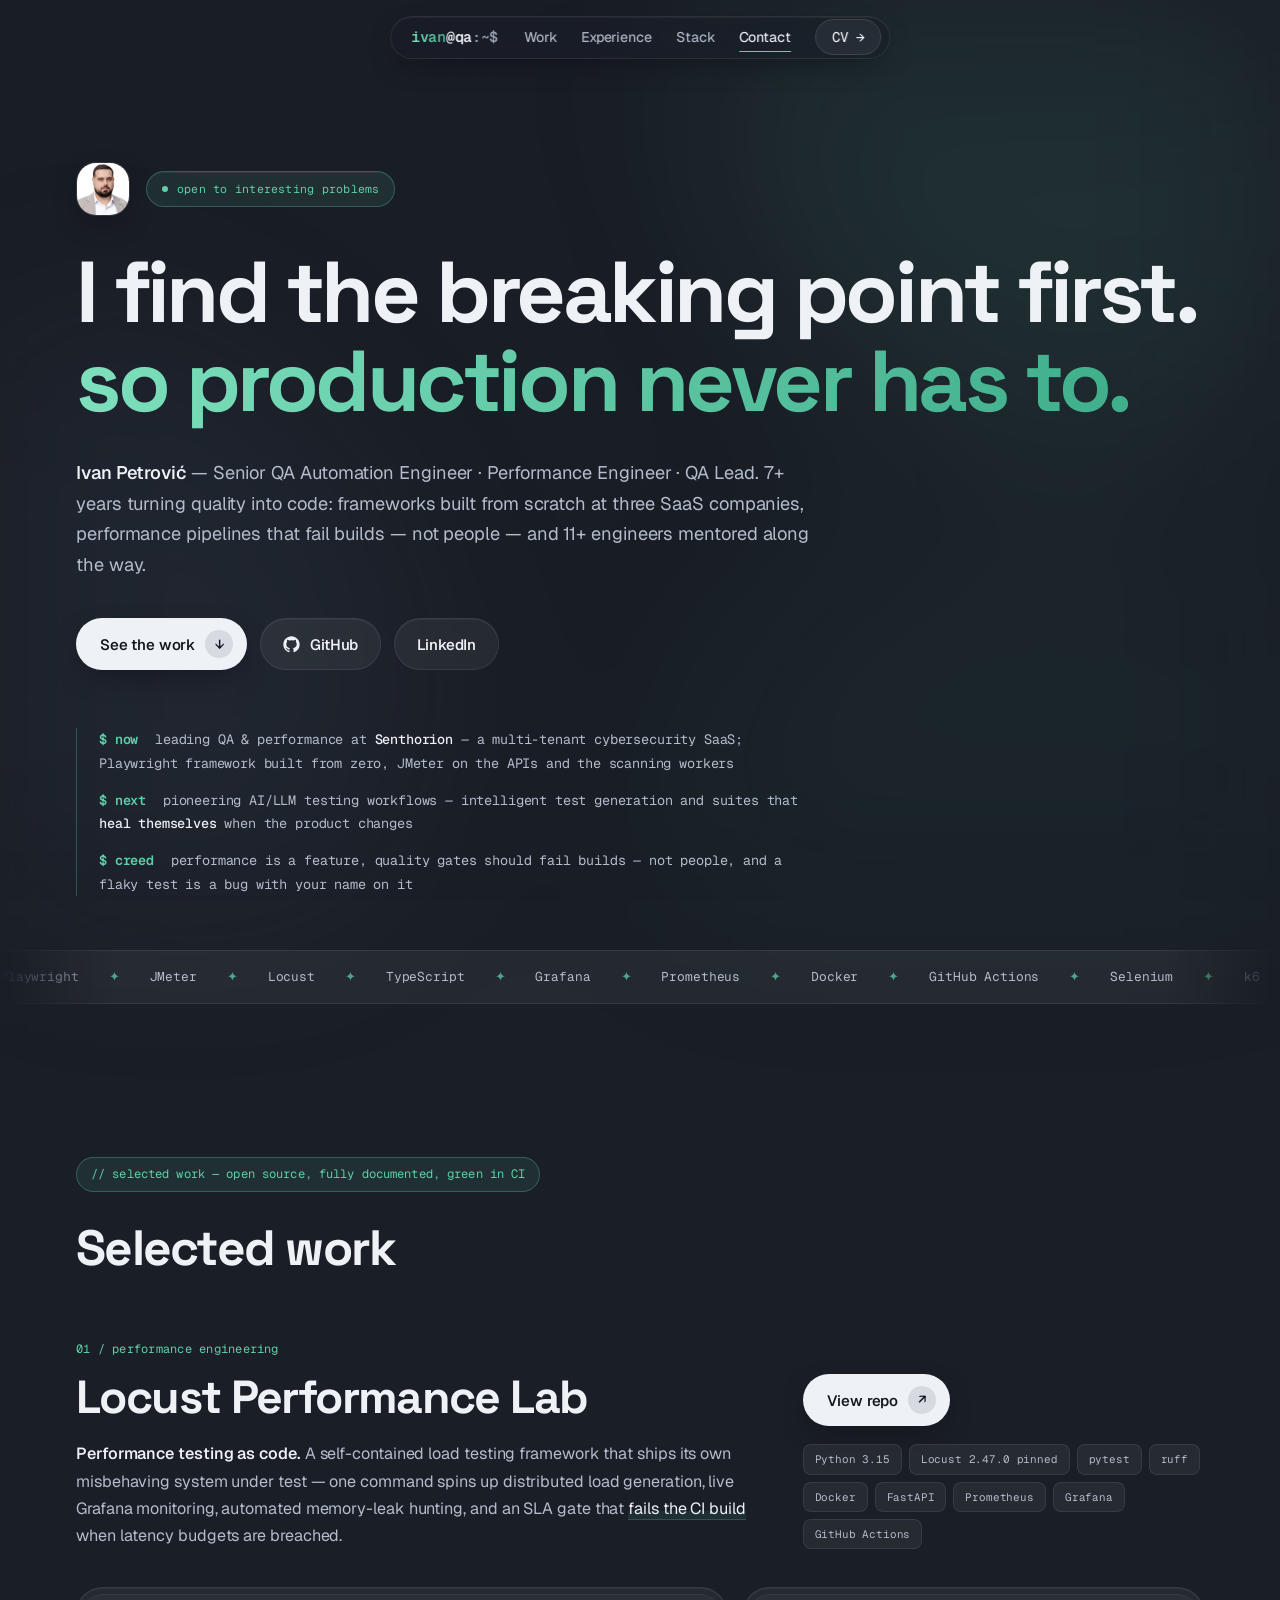
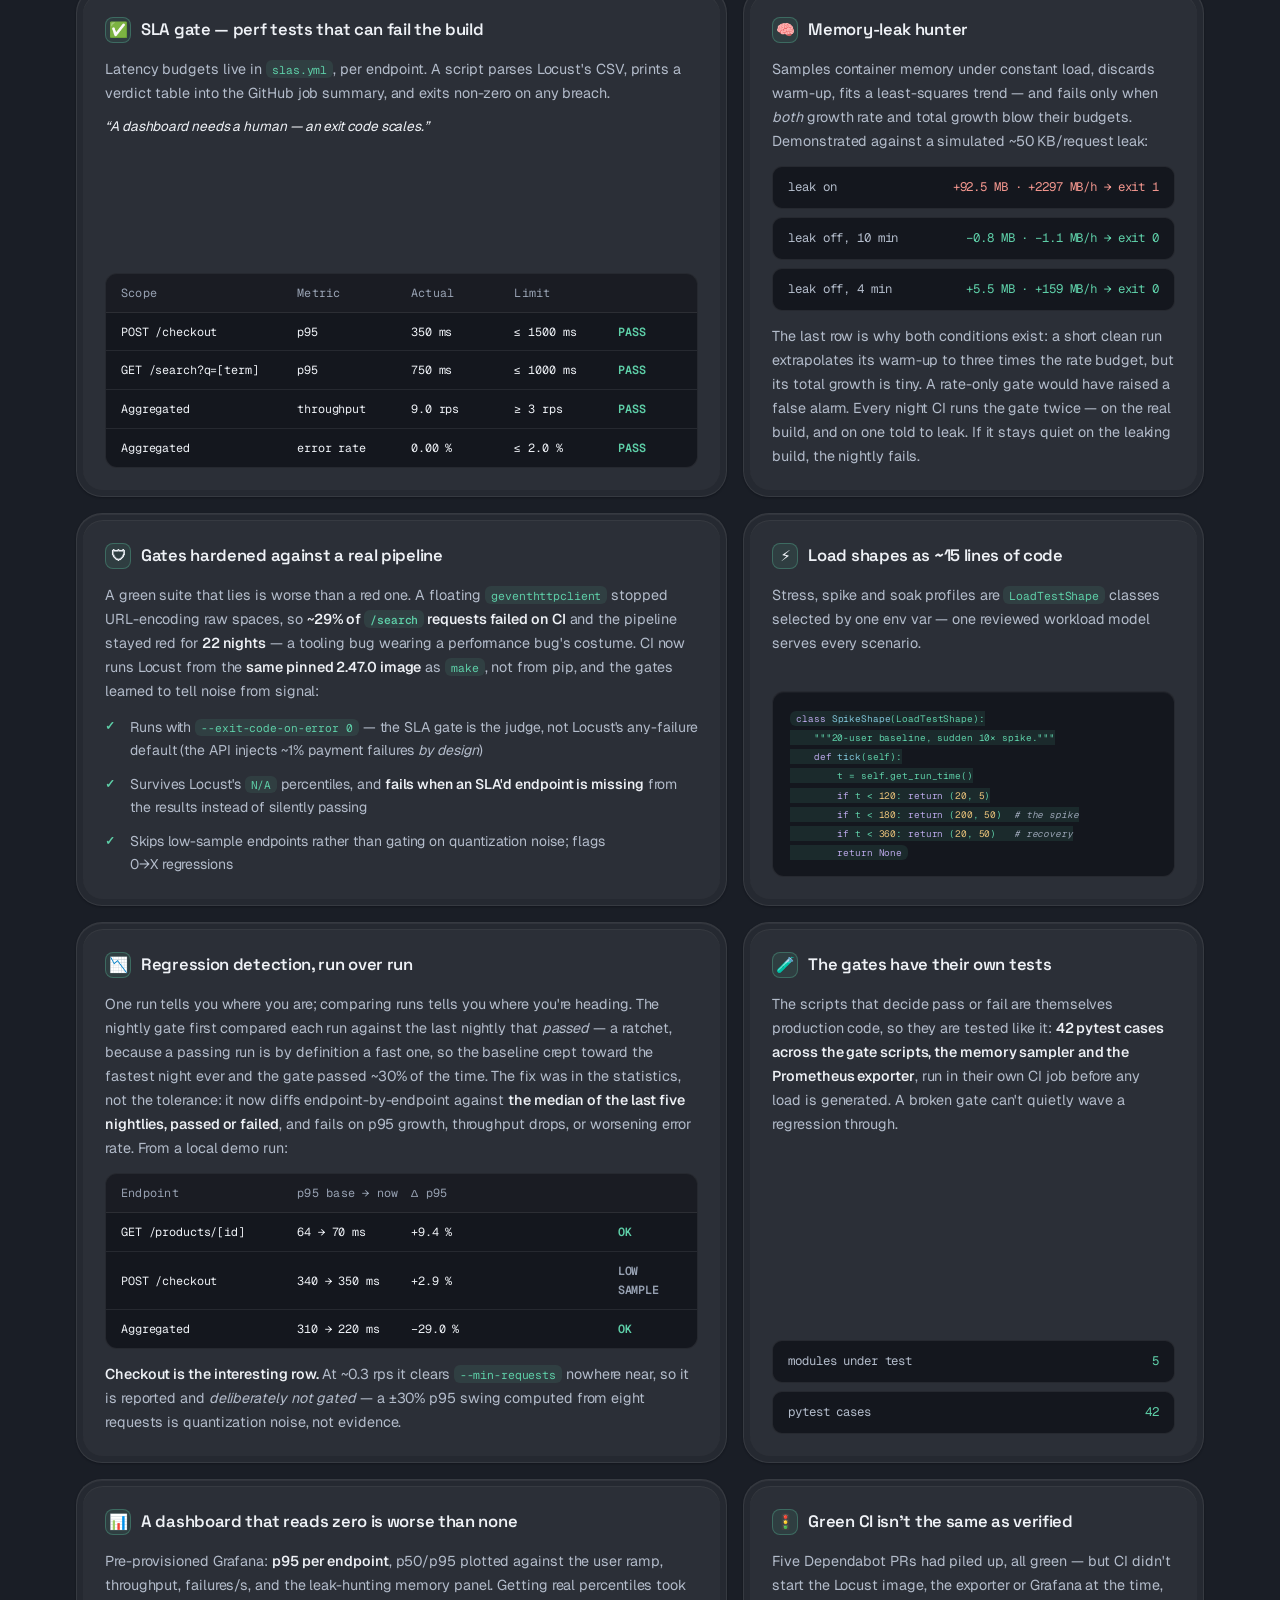
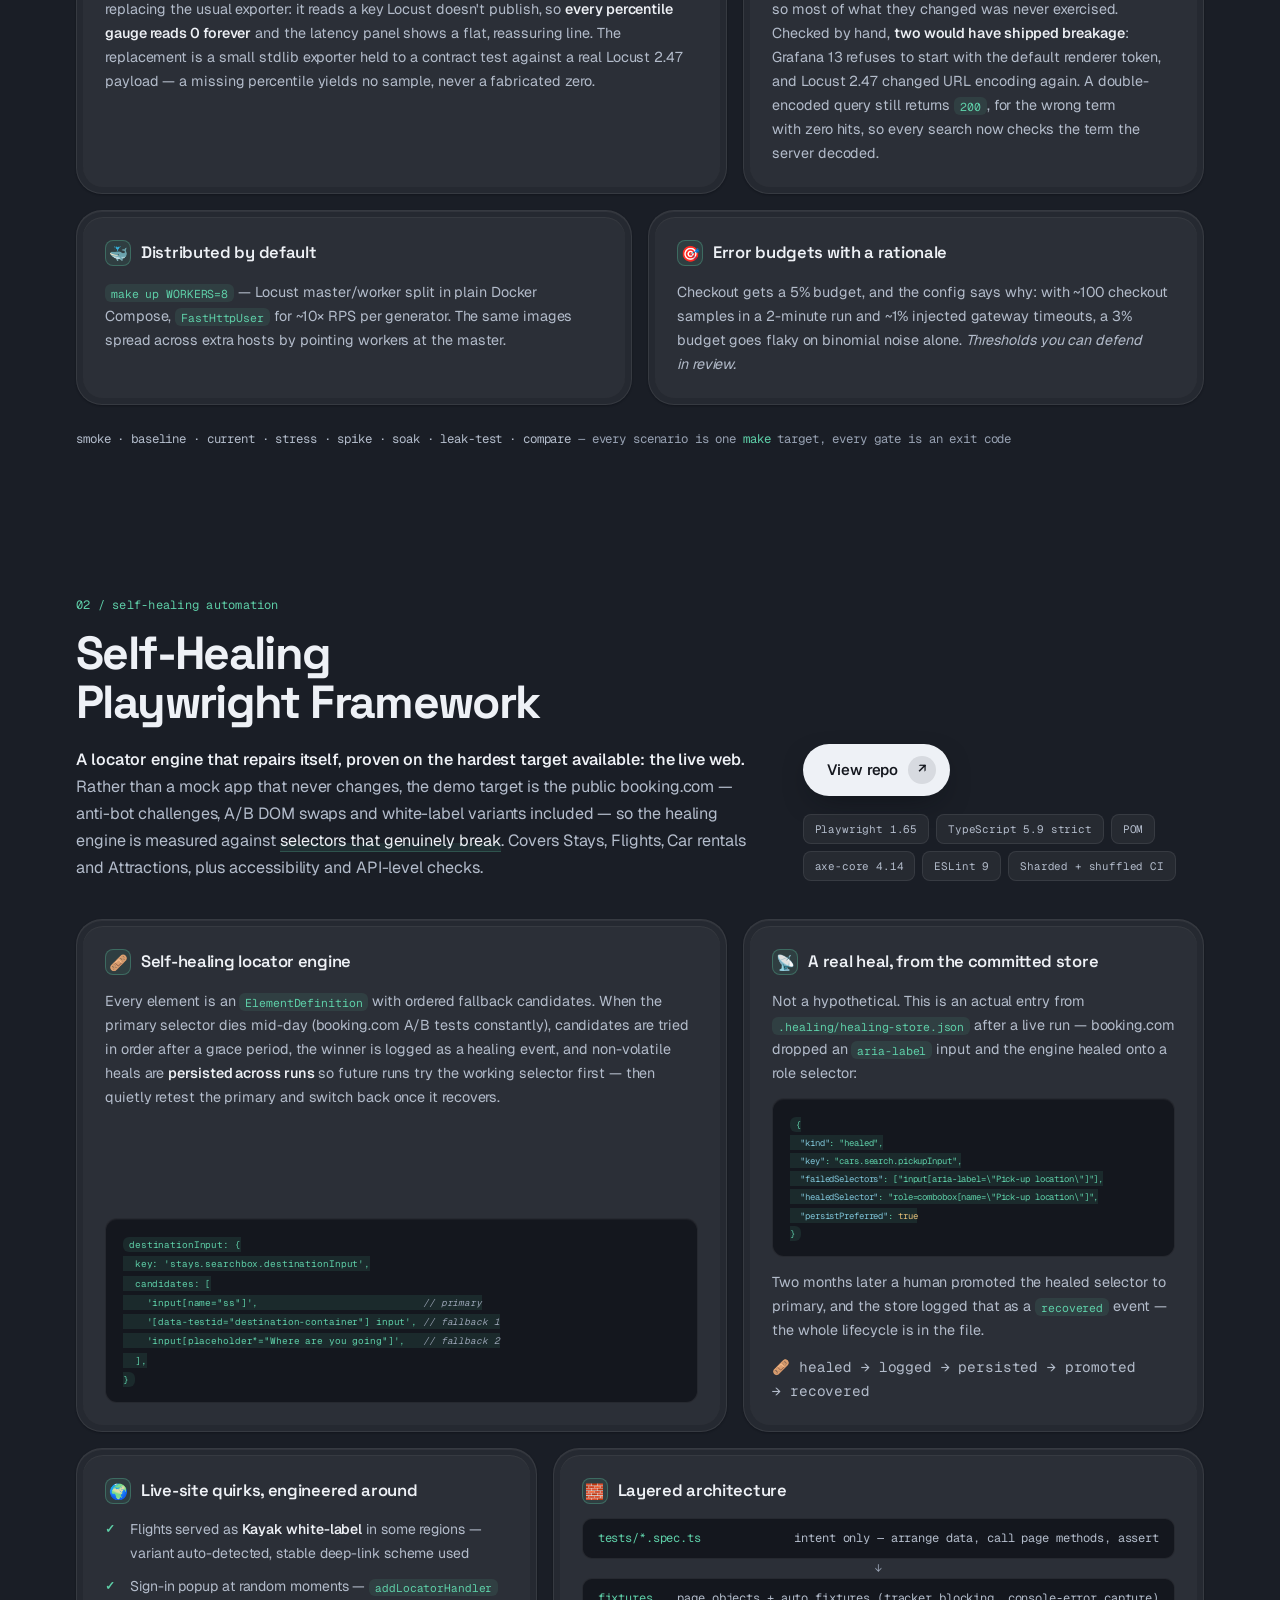
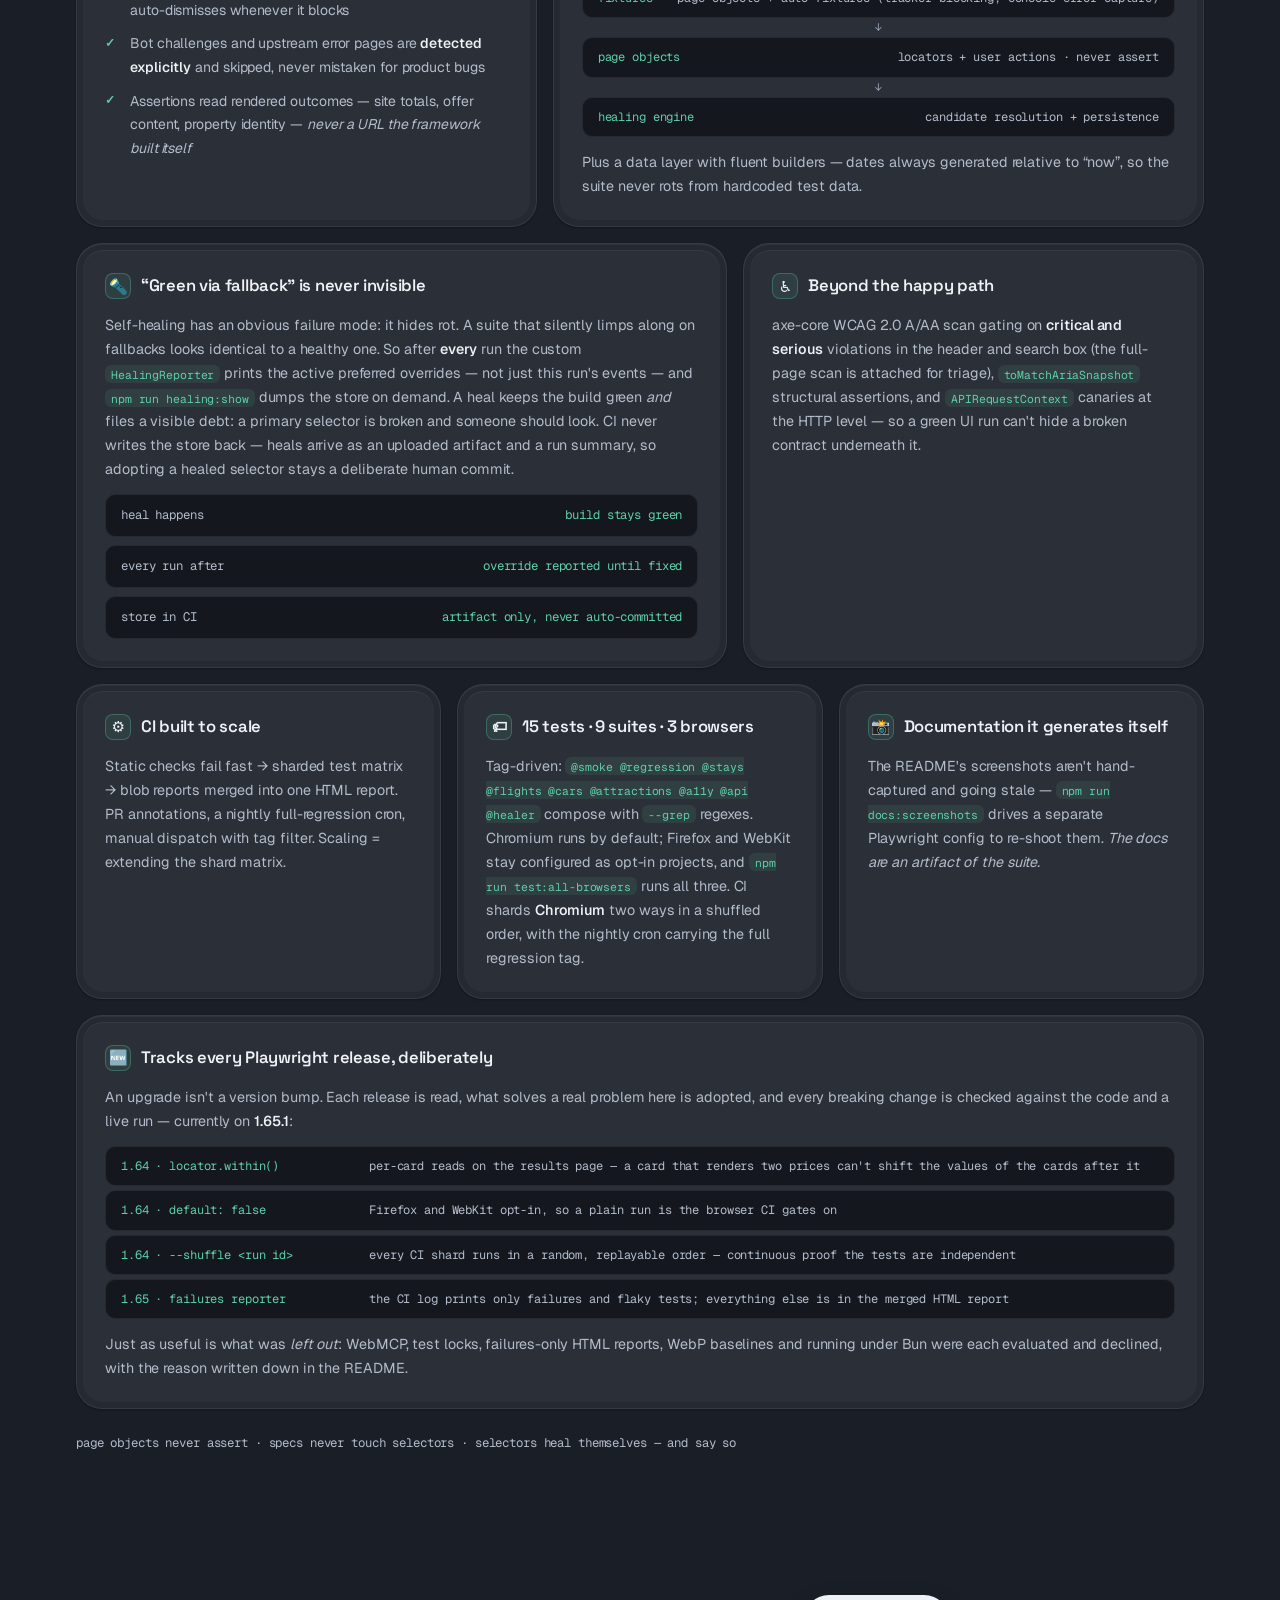
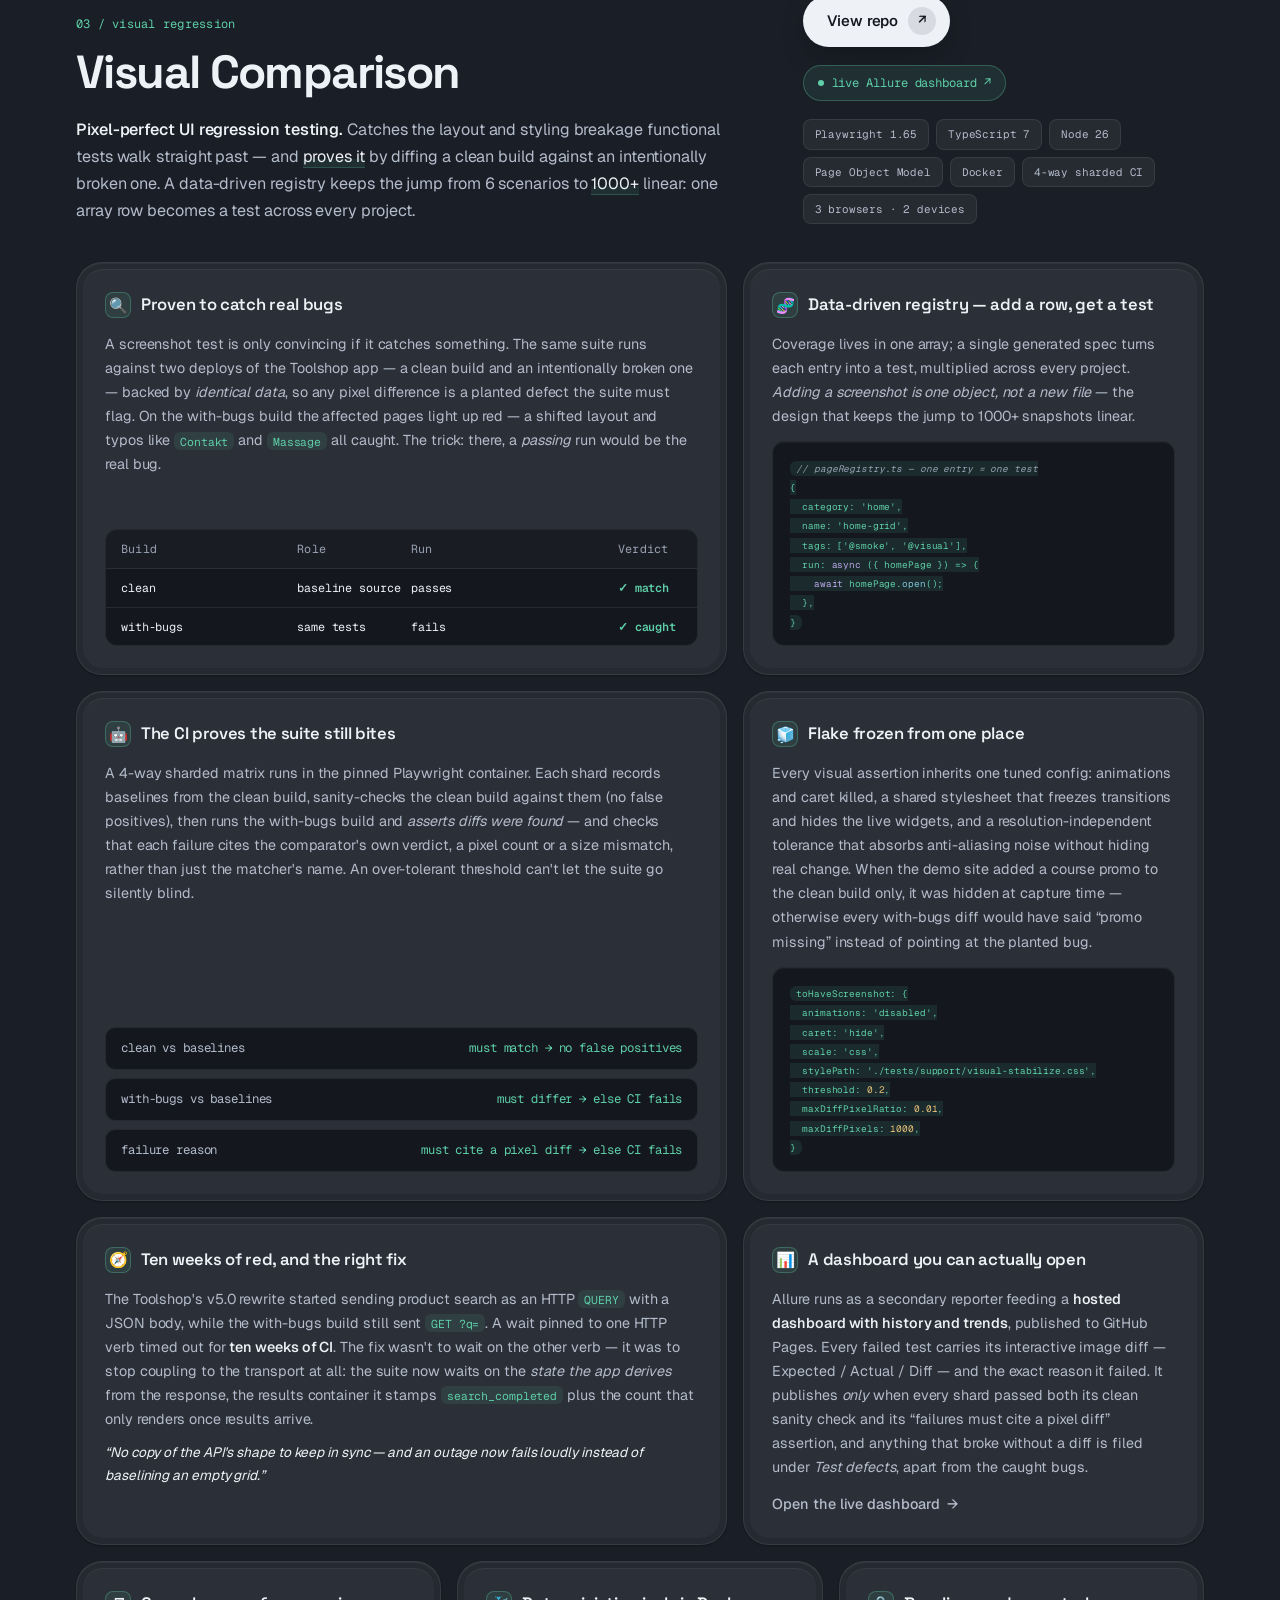
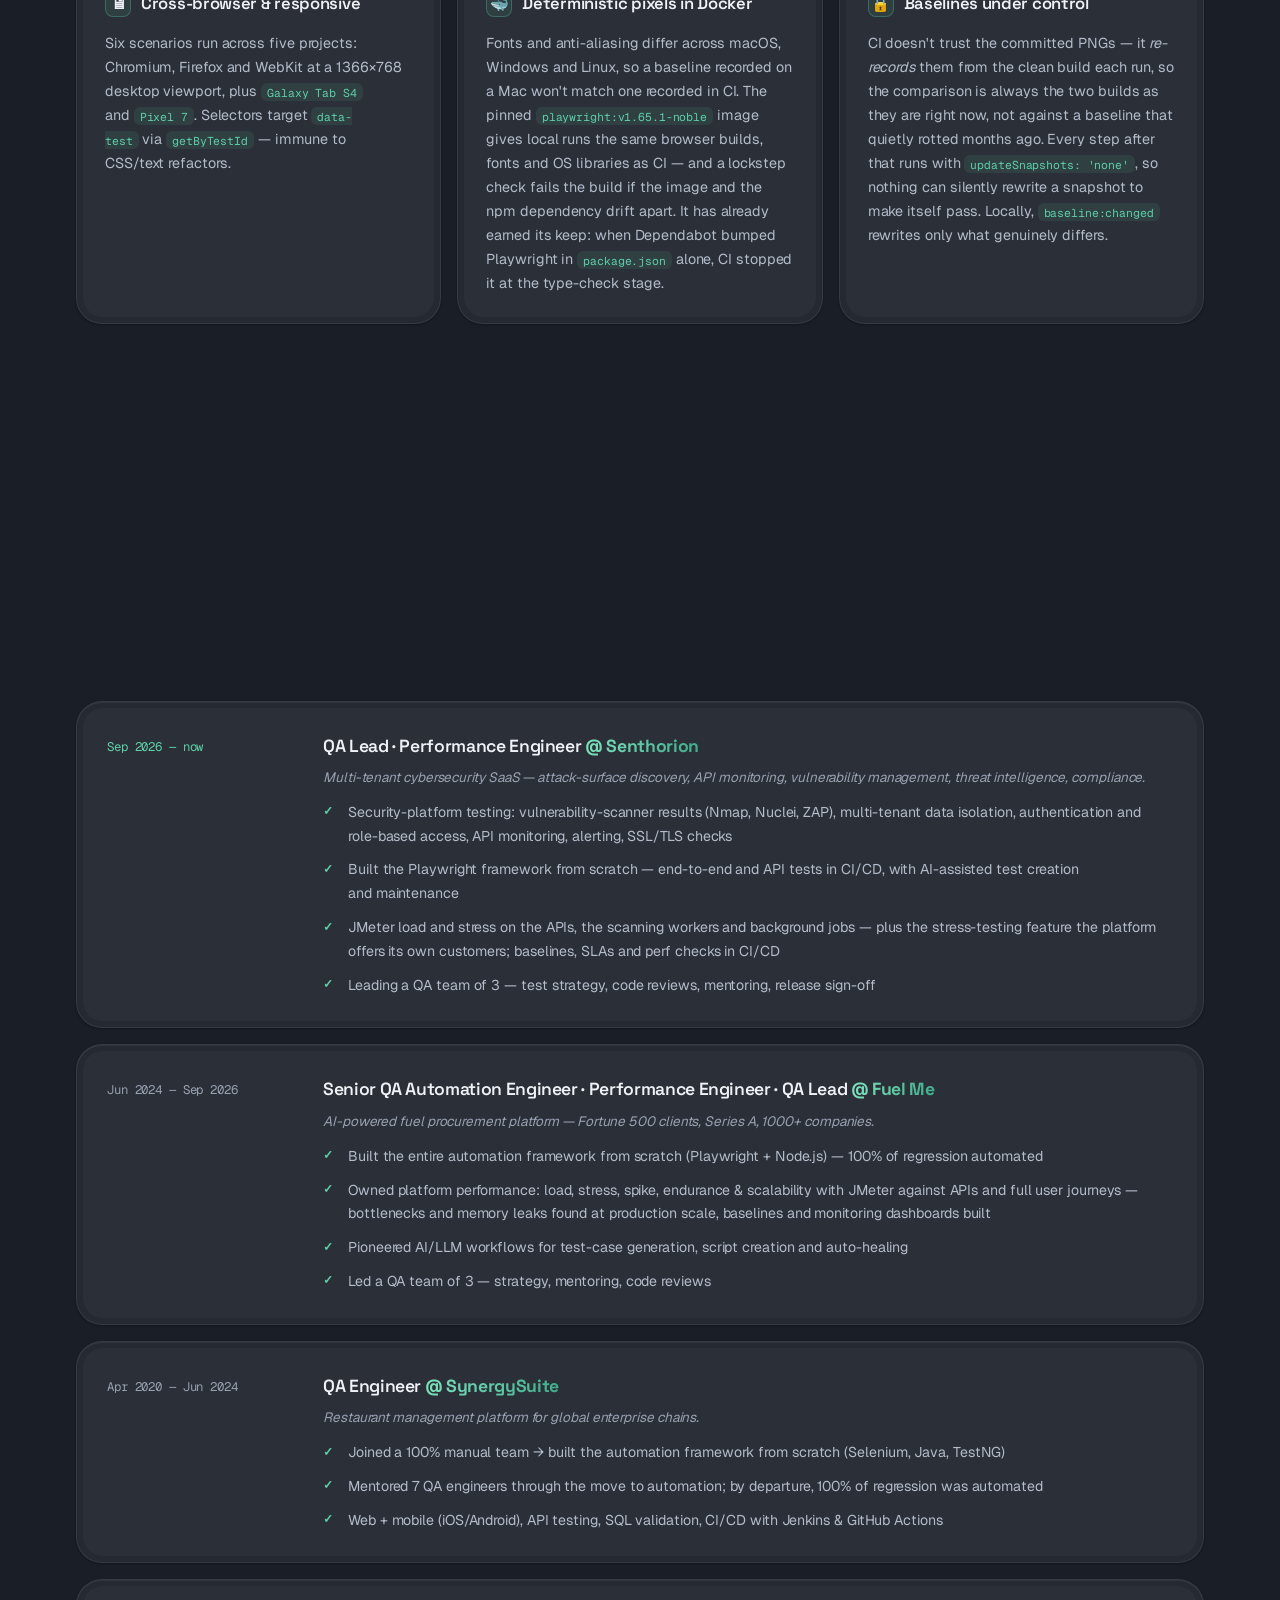
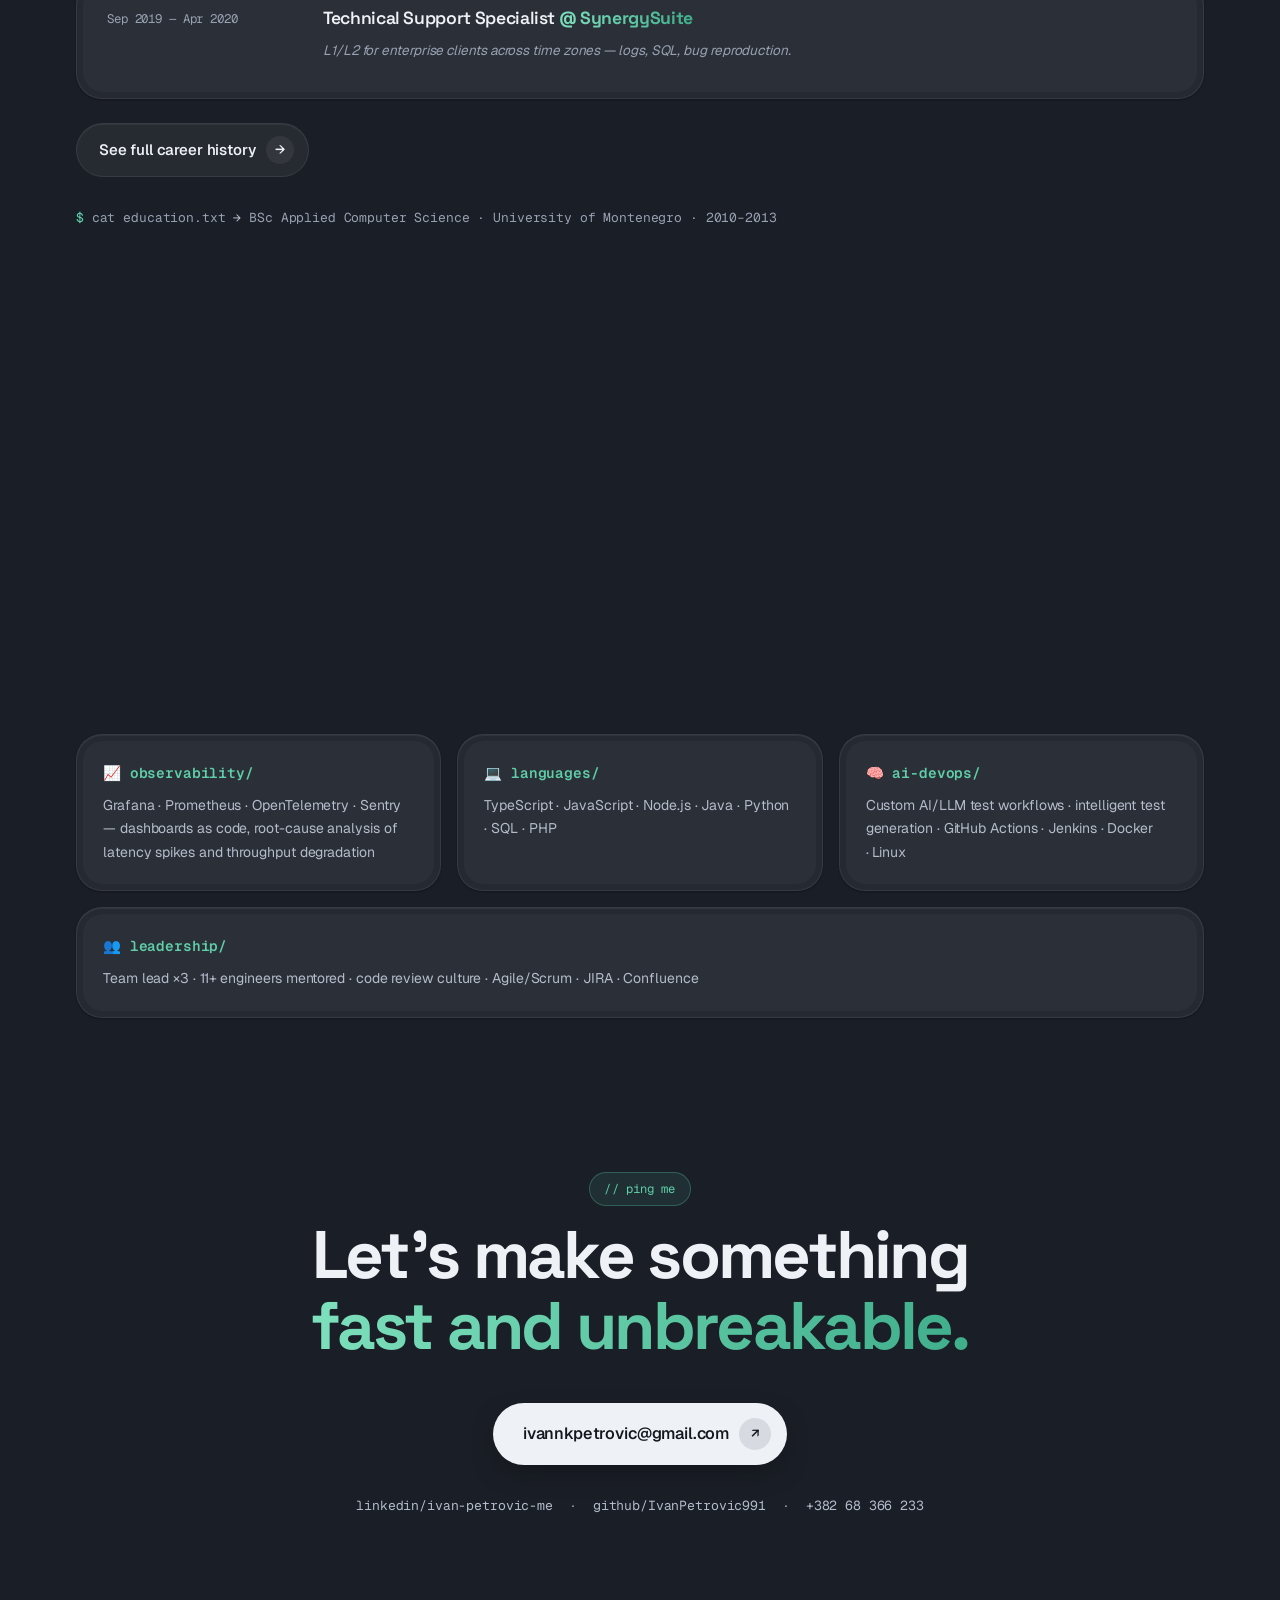
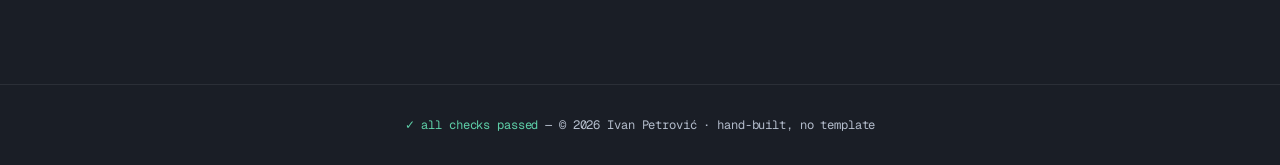
<file: index.html>
<!DOCTYPE html>
<html lang="en" class="no-js">
<head>
  <meta charset="UTF-8">
  <meta name="viewport" content="width=device-width, initial-scale=1.0">
  <title>Ivan Petrović — Performance & QA Automation Engineer</title>
  <meta name="description" content="Performance Engineer, Senior QA Automation Engineer and QA Lead. I build test frameworks and quality gates that fail builds — not people.">
  <link rel="canonical" href="https://ivanpetrovic.dev/">
  <meta name="theme-color" content="#1a1e26">
  <meta name="author" content="Ivan Petrović">

  <!-- Open Graph — absolute URLs so LinkedIn/Slack render the card -->
  <meta property="og:title" content="Ivan Petrović — Performance & QA Automation Engineer">
  <meta property="og:description" content="Performance testing as code, self-healing automation frameworks, and quality engineering leadership.">
  <meta property="og:type" content="website">
  <meta property="og:url" content="https://ivanpetrovic.dev/">
  <meta property="og:site_name" content="Ivan Petrović">
  <meta property="og:locale" content="en_US">
  <meta property="og:image" content="https://ivanpetrovic.dev/assets/og-cover.png">
  <meta property="og:image:width" content="1200">
  <meta property="og:image:height" content="630">
  <meta property="og:image:alt" content="Ivan Petrović — Performance & QA Automation Engineer">

  <meta name="twitter:card" content="summary_large_image">
  <meta name="twitter:title" content="Ivan Petrović — Performance & QA Automation Engineer">
  <meta name="twitter:description" content="Performance testing as code, self-healing automation frameworks, and quality engineering leadership.">
  <meta name="twitter:image" content="https://ivanpetrovic.dev/assets/og-cover.png">

  <link rel="icon" href="data:image/svg+xml,<svg xmlns='http://www.w3.org/2000/svg' viewBox='0 0 100 100'><text y='.9em' font-size='90'>✓</text></svg>">
  <link rel="apple-touch-icon" href="/assets/apple-touch-icon.png">

  <link rel="preconnect" href="https://fonts.googleapis.com">
  <link rel="preconnect" href="https://fonts.gstatic.com" crossorigin>
  <link href="https://fonts.googleapis.com/css2?family=Space+Grotesk:wght@400;500;600;700&family=Geist:wght@300;400;500;600;700&family=Geist+Mono:wght@400;500;600&display=swap" rel="stylesheet">
  <link rel="stylesheet" href="css/style.css">

  <script type="application/ld+json">
  {
    "@context": "https://schema.org",
    "@type": "Person",
    "name": "Ivan Petrović",
    "url": "https://ivanpetrovic.dev/",
    "image": "https://ivanpetrovic.dev/assets/profile.png",
    "email": "mailto:ivannkpetrovic@gmail.com",
    "jobTitle": "Senior QA Automation Engineer · Performance Engineer · QA Lead",
    "worksFor": { "@type": "Organization", "name": "Senthorion" },
    "address": { "@type": "PostalAddress", "addressLocality": "Podgorica", "addressCountry": "ME" },
    "alumniOf": { "@type": "CollegeOrUniversity", "name": "University of Montenegro" },
    "sameAs": [
      "https://www.linkedin.com/in/ivan-petrovic-me/",
      "https://github.com/IvanPetrovic991"
    ],
    "knowsAbout": [
      "Performance Engineering", "Load Testing", "JMeter", "Locust", "k6",
      "Test Automation", "Playwright", "Selenium", "TypeScript", "Python",
      "Visual Regression Testing", "CI/CD", "Grafana", "Prometheus", "QA Leadership"
    ]
  }
  </script>
</head>
<body>

  <a href="#main" class="skip-link">Skip to content</a>

  <div class="aurora" aria-hidden="true">
    <div class="aurora-blob a1"></div>
    <div class="aurora-blob a2"></div>
    <div class="aurora-blob a3"></div>
  </div>
  <div class="noise" aria-hidden="true"></div>

  <div class="progress-rail" aria-hidden="true"><div class="progress-bar" id="navProgress"></div></div>

  <nav class="nav" id="nav" aria-label="Primary">
    <div class="nav-inner">
      <a href="#top" class="nav-logo"><span class="grad-text">ivan</span>@qa<span class="mute">:~$</span></a>
      <button class="nav-toggle" id="navToggle" aria-label="Toggle menu" aria-expanded="false" aria-controls="navLinks">
        <span></span><span></span><span></span>
      </button>
      <ul class="nav-links" id="navLinks">
        <li><a href="#work">Work</a></li>
        <li><a href="#experience">Experience</a></li>
        <li><a href="#stack">Stack</a></li>
        <li><a href="#contact">Contact</a></li>
        <li><a href="cv.html" class="nav-cta">CV →</a></li>
      </ul>
    </div>
  </nav>

  <main id="main" tabindex="-1">

  <!-- ============ HERO ============ -->
  <header class="hero" id="top">
    <div class="hero-inner">
      <div class="hero-meta reveal">
        <img class="hero-avatar" src="assets/profile.png" alt="Portrait of Ivan Petrović" width="600" height="600" fetchpriority="high" decoding="async">
        <span class="pill pill-live"><span class="pulse"></span>open to interesting problems</span>
      </div>
      <h1 class="hero-title">
        <span class="reveal d1">I find the breaking point first.</span>
        <span class="reveal d2"><em class="grad-text">so production never has to.</em></span>
      </h1>
      <p class="hero-sub reveal d3">
        <strong>Ivan Petrović</strong> — Senior QA Automation Engineer · Performance Engineer · QA Lead.
        7+ years turning quality into code: frameworks built from scratch at three SaaS companies,
        performance pipelines that fail builds — not people — and 11+ engineers mentored along the way.
      </p>
      <div class="hero-actions reveal d4">
        <a href="#work" class="btn btn-primary">See the work <span class="btn-ico" aria-hidden="true">↓</span></a>
        <a href="https://github.com/IvanPetrovic991" target="_blank" rel="noopener" class="btn btn-ghost btn-plain">
          <svg viewBox="0 0 24 24" width="17" height="17" fill="currentColor" aria-hidden="true"><path d="M12 .5C5.65.5.5 5.65.5 12c0 5.08 3.29 9.39 7.86 10.91.58.11.79-.25.79-.55v-2.17c-3.2.7-3.87-1.36-3.87-1.36-.52-1.33-1.28-1.68-1.28-1.68-1.04-.71.08-.7.08-.7 1.15.08 1.76 1.18 1.76 1.18 1.03 1.76 2.69 1.25 3.34.96.1-.74.4-1.25.73-1.54-2.55-.29-5.23-1.28-5.23-5.68 0-1.26.45-2.28 1.18-3.09-.12-.29-.51-1.46.11-3.05 0 0 .96-.31 3.15 1.18a10.9 10.9 0 0 1 5.74 0c2.19-1.49 3.15-1.18 3.15-1.18.62 1.59.23 2.76.11 3.05.74.81 1.18 1.83 1.18 3.09 0 4.41-2.69 5.38-5.25 5.67.41.35.78 1.05.78 2.12v3.14c0 .3.21.66.8.55A11.5 11.5 0 0 0 23.5 12C23.5 5.65 18.35.5 12 .5z"/></svg>
          GitHub
        </a>
        <a href="https://www.linkedin.com/in/ivan-petrovic-me/" target="_blank" rel="noopener" class="btn btn-ghost btn-plain">LinkedIn</a>
      </div>
      <div class="hero-facts mono reveal d5">
        <p><span class="fact-prompt">$ now</span> leading QA &amp; performance at <strong>Senthorion</strong> — a multi-tenant cybersecurity SaaS; Playwright framework built from zero, JMeter on the APIs and the scanning workers</p>
        <p><span class="fact-prompt">$ next</span> pioneering AI/LLM testing workflows — intelligent test generation and suites that <strong>heal themselves</strong> when the product changes</p>
        <p><span class="fact-prompt">$ creed</span> performance is a feature, quality gates should fail builds — not people, and a flaky test is a bug with your name on it</p>
      </div>
    </div>
    <div class="marquee reveal d5" aria-hidden="true">
      <div class="marquee-track mono">
        <span>Playwright</span><i>✦</i><span>JMeter</span><i>✦</i><span>Locust</span><i>✦</i><span>TypeScript</span><i>✦</i><span>Grafana</span><i>✦</i><span>Prometheus</span><i>✦</i><span>Docker</span><i>✦</i><span>GitHub Actions</span><i>✦</i><span>Selenium</span><i>✦</i><span>k6</span><i>✦</i><span>Python</span><i>✦</i><span>Node.js</span><i>✦</i><span>AI test workflows</span><i>✦</i>
        <span>Playwright</span><i>✦</i><span>JMeter</span><i>✦</i><span>Locust</span><i>✦</i><span>TypeScript</span><i>✦</i><span>Grafana</span><i>✦</i><span>Prometheus</span><i>✦</i><span>Docker</span><i>✦</i><span>GitHub Actions</span><i>✦</i><span>Selenium</span><i>✦</i><span>k6</span><i>✦</i><span>Python</span><i>✦</i><span>Node.js</span><i>✦</i><span>AI test workflows</span><i>✦</i>
      </div>
    </div>
  </header>

  <!-- ============ WORK ============ -->
  <section id="work" class="section" aria-labelledby="work-h">
    <p class="section-kicker mono reveal">// selected work — open source, fully documented, green in CI</p>
    <h2 id="work-h" class="section-title reveal">Selected work</h2>

    <!-- ===== PROJECT 1: LOCUST PERFORMANCE LAB ===== -->
    <article class="project reveal">
      <header class="project-head">
        <div>
          <p class="project-tag mono">01 / performance engineering</p>
          <h3 class="project-title">Locust Performance Lab</h3>
          <p class="project-lede">
            <strong>Performance testing as code.</strong> A self-contained load testing framework that ships its own
            misbehaving system under test — one command spins up distributed load generation, live Grafana monitoring,
            automated memory-leak hunting, and an SLA gate that <em>fails the CI build</em> when latency budgets are breached.
          </p>
        </div>
        <div class="project-cta">
          <a class="btn btn-primary" href="https://github.com/IvanPetrovic991/locust-performance-lab" target="_blank" rel="noopener">View repo <span class="btn-ico" aria-hidden="true">↗</span></a>
          <div class="chips mono">
            <span>Python 3.15</span><span>Locust 2.47.0 pinned</span><span>pytest</span><span>ruff</span><span>Docker</span><span>FastAPI</span><span>Prometheus</span><span>Grafana</span><span>GitHub Actions</span>
          </div>
        </div>
      </header>

      <div class="bento">
        <div class="bento-card span-7 glow">
          <h4 class="bento-title"><span class="bento-ico" aria-hidden="true">✅</span> SLA gate — perf tests that can fail the build</h4>
          <p>Latency budgets live in <code class="mono">slas.yml</code>, per endpoint. A script parses Locust's CSV,
            prints a verdict table into the GitHub job summary, and exits non-zero on any breach.
            <span class="q">“A dashboard needs a human — an exit code scales.”</span></p>
          <div class="verdict mono">
            <div class="v-row v-head"><span>Scope</span><span>Metric</span><span>Actual</span><span>Limit</span><span></span></div>
            <div class="v-row"><span>POST /checkout</span><span>p95</span><span>350 ms</span><span>≤ 1500 ms</span><span class="ok">PASS</span></div>
            <div class="v-row"><span>GET /search?q=[term]</span><span>p95</span><span>750 ms</span><span>≤ 1000 ms</span><span class="ok">PASS</span></div>
            <div class="v-row"><span>Aggregated</span><span>throughput</span><span>9.0 rps</span><span>≥ 3 rps</span><span class="ok">PASS</span></div>
            <div class="v-row"><span>Aggregated</span><span>error rate</span><span>0.00 %</span><span>≤ 2.0 %</span><span class="ok">PASS</span></div>
          </div>
        </div>

        <div class="bento-card span-5 glow">
          <h4 class="bento-title"><span class="bento-ico" aria-hidden="true">🧠</span> Memory-leak hunter</h4>
          <p>Samples container memory under constant load, discards warm-up, fits a least-squares trend —
            and fails only when <em>both</em> growth rate and total growth blow their budgets. Demonstrated against
            a simulated ~50 KB/request leak:</p>
          <div class="kv mono">
            <div><span class="dim">leak on</span><span class="bad">+92.5 MB · +2297 MB/h → exit 1</span></div>
            <div><span class="dim">leak off, 10 min</span><span class="ok">−0.8 MB · −1.1 MB/h → exit 0</span></div>
            <div><span class="dim">leak off, 4 min</span><span class="ok">+5.5 MB · +159 MB/h → exit 0</span></div>
          </div>
          <p class="sm">The last row is why both conditions exist: a short clean run extrapolates its warm-up to three
            times the rate budget, but its total growth is tiny. A rate-only gate would have raised a false alarm.
            Every night CI runs the gate twice — on the real build, and on one told to leak. If it stays quiet on the
            leaking build, the nightly fails.</p>
        </div>

        <div class="bento-card span-7 glow">
          <h4 class="bento-title"><span class="bento-ico" aria-hidden="true">🛡</span> Gates hardened against a real pipeline</h4>
          <p>A green suite that lies is worse than a red one. A floating <code class="mono">geventhttpclient</code> stopped
            URL-encoding raw spaces, so <strong>~29% of <code class="mono">/search</code> requests failed on CI</strong> and the
            pipeline stayed red for <strong>22 nights</strong> — a tooling bug wearing a performance bug's costume. CI now runs
            Locust from the <strong>same pinned 2.47.0 image</strong> as <code class="mono">make</code>, not from pip, and the
            gates learned to tell noise from signal:</p>
          <ul class="ticks">
            <li>Runs with <code class="mono">--exit-code-on-error 0</code> — the SLA gate is the judge, not Locust's any-failure default (the API injects ~1% payment failures <em>by design</em>)</li>
            <li>Survives Locust's <code class="mono">N/A</code> percentiles, and <strong>fails when an SLA'd endpoint is missing</strong> from the results instead of silently passing</li>
            <li>Skips low-sample endpoints rather than gating on quantization noise; flags 0→X regressions</li>
          </ul>
        </div>

        <div class="bento-card span-5 glow">
          <h4 class="bento-title"><span class="bento-ico" aria-hidden="true">⚡</span> Load shapes as ~15 lines of code</h4>
          <p>Stress, spike and soak profiles are <code class="mono">LoadTestShape</code> classes selected by one env var —
            one reviewed workload model serves every scenario.</p>
<pre class="code mono" tabindex="0" role="region" aria-label="Code sample, scrollable"><code><span class="c-kw">class</span> <span class="c-fn">SpikeShape</span>(LoadTestShape):
    <span class="c-str">"""20-user baseline, sudden 10× spike."""</span>
    <span class="c-kw">def</span> <span class="c-fn">tick</span>(self):
        t = self.get_run_time()
        <span class="c-kw">if</span> t &lt; <span class="c-num">120</span>: <span class="c-kw">return</span> (<span class="c-num">20</span>, <span class="c-num">5</span>)
        <span class="c-kw">if</span> t &lt; <span class="c-num">180</span>: <span class="c-kw">return</span> (<span class="c-num">200</span>, <span class="c-num">50</span>)  <span class="c-cm"># the spike</span>
        <span class="c-kw">if</span> t &lt; <span class="c-num">360</span>: <span class="c-kw">return</span> (<span class="c-num">20</span>, <span class="c-num">50</span>)   <span class="c-cm"># recovery</span>
        <span class="c-kw">return</span> <span class="c-kw">None</span></code></pre>
        </div>

        <div class="bento-card span-7 glow">
          <h4 class="bento-title"><span class="bento-ico" aria-hidden="true">📉</span> Regression detection, run over run</h4>
          <p>One run tells you where you are; comparing runs tells you where you're heading. The nightly gate first
            compared each run against the last nightly that <em>passed</em> — a ratchet, because a passing run is by
            definition a fast one, so the baseline crept toward the fastest night ever and the gate passed ~30% of the
            time. The fix was in the statistics, not the tolerance: it now diffs endpoint-by-endpoint against
            <strong>the median of the last five nightlies, passed or failed</strong>, and fails on p95 growth, throughput
            drops, or worsening error rate. From a local demo run:</p>
          <div class="verdict mono">
            <div class="v-row v-head"><span>Endpoint</span><span>p95 base → now</span><span>Δ p95</span><span></span><span></span></div>
            <div class="v-row"><span>GET /products/[id]</span><span>64 → 70 ms</span><span>+9.4 %</span><span></span><span class="ok">OK</span></div>
            <div class="v-row"><span>POST /checkout</span><span>340 → 350 ms</span><span>+2.9 %</span><span></span><span class="low">LOW SAMPLE</span></div>
            <div class="v-row"><span>Aggregated</span><span>310 → 220 ms</span><span>−29.0 %</span><span></span><span class="ok">OK</span></div>
          </div>
          <p class="sm"><strong>Checkout is the interesting row.</strong> At ~0.3 rps it clears
            <code class="mono">--min-requests</code> nowhere near, so it is reported and
            <em>deliberately not gated</em> — a ±30% p95 swing computed from eight requests is
            quantization noise, not evidence.</p>
        </div>

        <div class="bento-card span-5 glow">
          <h4 class="bento-title"><span class="bento-ico" aria-hidden="true">🧪</span> The gates have their own tests</h4>
          <p>The scripts that decide pass or fail are themselves production code, so they are tested like it:
            <strong>42 pytest cases across the gate scripts, the memory sampler and the Prometheus exporter</strong>,
            run in their own CI job before any load is generated. A broken gate can't quietly wave a regression
            through.</p>
          <div class="kv mono">
            <div><span class="dim">modules under test</span><span class="ok">5</span></div>
            <div><span class="dim">pytest cases</span><span class="ok">42</span></div>
          </div>
        </div>

        <div class="bento-card span-7 glow">
          <h4 class="bento-title"><span class="bento-ico" aria-hidden="true">📊</span> A dashboard that reads zero is worse than none</h4>
          <p>Pre-provisioned Grafana: <strong>p95 per endpoint</strong>, p50/p95 plotted against the user ramp,
            throughput, failures/s, and the leak-hunting memory panel. Getting real percentiles took replacing the
            usual exporter: it reads a key Locust doesn't publish, so <strong>every percentile gauge reads 0
            forever</strong> and the latency panel shows a flat, reassuring line. The replacement is a small stdlib
            exporter held to a contract test against a real Locust 2.47 payload — a missing percentile yields no
            sample, never a fabricated zero.</p>
        </div>

        <div class="bento-card span-5 glow">
          <h4 class="bento-title"><span class="bento-ico" aria-hidden="true">🚦</span> Green CI isn't the same as verified</h4>
          <p>Five Dependabot PRs had piled up, all green — but CI didn't start the Locust image, the exporter or
            Grafana at the time, so most of what they changed was never exercised. Checked by hand, <strong>two would have shipped
            breakage</strong>: Grafana 13 refuses to start with the default renderer token, and Locust 2.47 changed URL
            encoding again. A double-encoded query still returns <code class="mono">200</code>, for the wrong term
            with zero hits, so every search now checks the term the server decoded.</p>
        </div>

        <div class="bento-card span-6 glow">
          <h4 class="bento-title"><span class="bento-ico" aria-hidden="true">🐳</span> Distributed by default</h4>
          <p><code class="mono">make up WORKERS=8</code> — Locust master/worker split in plain Docker Compose,
            <code class="mono">FastHttpUser</code> for ~10× RPS per generator. The same images spread across extra
            hosts by pointing workers at the master.</p>
        </div>

        <div class="bento-card span-6 glow">
          <h4 class="bento-title"><span class="bento-ico" aria-hidden="true">🎯</span> Error budgets with a rationale</h4>
          <p>Checkout gets a 5% budget, and the config says why: with ~100 checkout samples in a 2-minute run and ~1%
            injected gateway timeouts, a 3% budget goes flaky on binomial noise alone. <em>Thresholds you can defend
            in review.</em></p>
        </div>
      </div>

      <p class="project-foot mono reveal">
        <span class="dim">smoke · baseline · current · stress · spike · soak · leak-test · compare</span> — every scenario is one <code>make</code> target, every gate is an exit code
      </p>
    </article>

    <!-- ===== PROJECT 2: SELF-HEALING PLAYWRIGHT FRAMEWORK ===== -->
    <article class="project reveal">
      <header class="project-head">
        <div>
          <p class="project-tag mono">02 / self-healing automation</p>
          <h3 class="project-title">Self-Healing Playwright Framework</h3>
          <p class="project-lede">
            <strong>A locator engine that repairs itself, proven on the hardest target available: the live web.</strong>
            Rather than a mock app that never changes, the demo target is the public booking.com — anti-bot challenges,
            A/B DOM swaps and white-label variants included — so the healing engine is measured against
            <em>selectors that genuinely break</em>. Covers Stays, Flights, Car rentals and Attractions, plus
            accessibility and API-level checks.
          </p>
        </div>
        <div class="project-cta">
          <a class="btn btn-primary" href="https://github.com/IvanPetrovic991/self-healing-playwright-framework" target="_blank" rel="noopener">View repo <span class="btn-ico" aria-hidden="true">↗</span></a>
          <div class="chips mono">
            <span>Playwright 1.65</span><span>TypeScript 5.9 strict</span><span>POM</span><span>axe-core 4.14</span><span>ESLint 9</span><span>Sharded + shuffled CI</span>
          </div>
        </div>
      </header>

      <div class="bento">
        <div class="bento-card span-7 glow">
          <h4 class="bento-title"><span class="bento-ico" aria-hidden="true">🩹</span> Self-healing locator engine</h4>
          <p>Every element is an <code class="mono">ElementDefinition</code> with ordered fallback candidates. When the primary
            selector dies mid-day (booking.com A/B tests constantly), candidates are tried in order after a grace period,
            the winner is logged as a healing event, and non-volatile heals are <strong>persisted across runs</strong> so
            future runs try the working selector first — then quietly retest the primary and switch back once it recovers.</p>
<pre class="code mono" tabindex="0" role="region" aria-label="Code sample, scrollable"><code>destinationInput: {
  key: <span class="c-str">'stays.searchbox.destinationInput'</span>,
  candidates: [
    <span class="c-str">'input[name="ss"]'</span>,                            <span class="c-cm">// primary</span>
    <span class="c-str">'[data-testid="destination-container"] input'</span>, <span class="c-cm">// fallback 1</span>
    <span class="c-str">'input[placeholder*="Where are you going"]'</span>,   <span class="c-cm">// fallback 2</span>
  ],
}</code></pre>
        </div>

        <div class="bento-card span-5 glow">
          <h4 class="bento-title"><span class="bento-ico" aria-hidden="true">📡</span> A real heal, from the committed store</h4>
          <p>Not a hypothetical. This is an actual entry from <code class="mono">.healing/healing-store.json</code> after a
            live run — booking.com dropped an <code class="mono">aria-label</code> input and the engine healed onto a role selector:</p>
<pre class="code code-sm mono" tabindex="0" role="region" aria-label="Code sample, scrollable"><code>{
  <span class="c-key">"kind"</span>: <span class="c-str">"healed"</span>,
  <span class="c-key">"key"</span>: <span class="c-str">"cars.search.pickupInput"</span>,
  <span class="c-key">"failedSelectors"</span>: [<span class="c-str">"input[aria-label=\"Pick-up location\"]"</span>],
  <span class="c-key">"healedSelector"</span>: <span class="c-str">"role=combobox[name=\"Pick-up location\"]"</span>,
  <span class="c-key">"persistPreferred"</span>: <span class="c-num">true</span>
}</code></pre>
          <p class="sm">Two months later a human promoted the healed selector to primary, and the store logged that as a
            <code class="mono">recovered</code> event — the whole lifecycle is in the file.</p>
          <p class="mono mute sm">🩹 healed → logged → persisted → promoted → recovered</p>
        </div>

        <div class="bento-card span-5 glow">
          <h4 class="bento-title"><span class="bento-ico" aria-hidden="true">🌍</span> Live-site quirks, engineered around</h4>
          <ul class="ticks">
            <li>Flights served as <strong>Kayak white-label</strong> in some regions — variant auto-detected, stable deep-link scheme used</li>
            <li>Sign-in popup at random moments — <code class="mono">addLocatorHandler</code> auto-dismisses whenever it blocks</li>
            <li>Bot challenges and upstream error pages are <strong>detected explicitly</strong> and skipped, never mistaken for product bugs</li>
            <li>Assertions read rendered outcomes — site totals, offer content, property identity — <em>never a URL the framework built itself</em></li>
          </ul>
        </div>

        <div class="bento-card span-7 glow">
          <h4 class="bento-title"><span class="bento-ico" aria-hidden="true">🧱</span> Layered architecture</h4>
          <div class="layers mono">
            <div class="layer"><span class="layer-n">tests/*.spec.ts</span><span class="dim">intent only — arrange data, call page methods, assert</span></div>
            <div class="layer-arrow" aria-hidden="true">↓</div>
            <div class="layer"><span class="layer-n">fixtures</span><span class="dim">page objects + auto fixtures (tracker blocking, console-error capture)</span></div>
            <div class="layer-arrow" aria-hidden="true">↓</div>
            <div class="layer"><span class="layer-n">page objects</span><span class="dim">locators + user actions · never assert</span></div>
            <div class="layer-arrow" aria-hidden="true">↓</div>
            <div class="layer"><span class="layer-n">healing engine</span><span class="dim">candidate resolution + persistence</span></div>
          </div>
          <p class="sm">Plus a data layer with fluent builders — dates always generated relative to “now”, so the suite never rots from hardcoded test data.</p>
        </div>

        <div class="bento-card span-7 glow">
          <h4 class="bento-title"><span class="bento-ico" aria-hidden="true">🔦</span> “Green via fallback” is never invisible</h4>
          <p>Self-healing has an obvious failure mode: it hides rot. A suite that silently limps along on fallbacks looks
            identical to a healthy one. So after <strong>every</strong> run the custom <code class="mono">HealingReporter</code>
            prints the active preferred overrides — not just this run's events — and
            <code class="mono">npm run healing:show</code> dumps the store on demand. A heal keeps the build green
            <em>and</em> files a visible debt: a primary selector is broken and someone should look.
            CI never writes the store back — heals arrive as an uploaded artifact and a run summary, so adopting
            a healed selector stays a deliberate human commit.</p>
          <div class="kv mono">
            <div><span class="dim">heal happens</span><span class="ok">build stays green</span></div>
            <div><span class="dim">every run after</span><span class="ok">override reported until fixed</span></div>
            <div><span class="dim">store in CI</span><span class="ok">artifact only, never auto-committed</span></div>
          </div>
        </div>

        <div class="bento-card span-5 glow">
          <h4 class="bento-title"><span class="bento-ico" aria-hidden="true">♿</span> Beyond the happy path</h4>
          <p>axe-core WCAG 2.0 A/AA scan gating on <strong>critical and serious</strong> violations in the header and
            search box (the full-page scan is attached for triage),
            <code class="mono">toMatchAriaSnapshot</code> structural assertions, and
            <code class="mono">APIRequestContext</code> canaries at the HTTP level — so a green UI run
            can't hide a broken contract underneath it.</p>
        </div>

        <div class="bento-card span-4 glow">
          <h4 class="bento-title"><span class="bento-ico" aria-hidden="true">⚙️</span> CI built to scale</h4>
          <p>Static checks fail fast → sharded test matrix → blob reports merged into one HTML report.
            PR annotations, a nightly full-regression cron, manual dispatch with tag filter. Scaling = extending the shard matrix.</p>
        </div>

        <div class="bento-card span-4 glow">
          <h4 class="bento-title"><span class="bento-ico" aria-hidden="true">🏷</span> 15 tests · 9 suites · 3 browsers</h4>
          <p>Tag-driven: <code class="mono">@smoke @regression @stays @flights @cars @attractions @a11y @api @healer</code>
            compose with <code class="mono">--grep</code> regexes. Chromium runs by default; Firefox and WebKit stay
            configured as opt-in projects, and <code class="mono">npm run test:all-browsers</code> runs all three. CI
            shards <strong>Chromium</strong> two ways in a shuffled order, with the nightly cron carrying the full
            regression tag.</p>
        </div>

        <div class="bento-card span-4 glow">
          <h4 class="bento-title"><span class="bento-ico" aria-hidden="true">📸</span> Documentation it generates itself</h4>
          <p>The README's screenshots aren't hand-captured and going stale — <code class="mono">npm run docs:screenshots</code>
            drives a separate Playwright config to re-shoot them. <em>The docs are an artifact of the suite.</em></p>
        </div>

        <div class="bento-card span-12 glow">
          <h4 class="bento-title"><span class="bento-ico" aria-hidden="true">🆕</span> Tracks every Playwright release, deliberately</h4>
          <p>An upgrade isn't a version bump. Each release is read, what solves a real problem here is adopted, and
            every breaking change is checked against the code and a live run — currently on <strong>1.65.1</strong>:</p>
          <div class="layers layers-table mono">
            <div class="layer"><span class="layer-n">1.64 · locator.within()</span><span class="dim">per-card reads on the results page — a card that renders two prices can't shift the values of the cards after it</span></div>
            <div class="layer"><span class="layer-n">1.64 · default: false</span><span class="dim">Firefox and WebKit opt-in, so a plain run is the browser CI gates on</span></div>
            <div class="layer"><span class="layer-n">1.64 · --shuffle &lt;run id&gt;</span><span class="dim">every CI shard runs in a random, replayable order — continuous proof the tests are independent</span></div>
            <div class="layer"><span class="layer-n">1.65 · failures reporter</span><span class="dim">the CI log prints only failures and flaky tests; everything else is in the merged HTML report</span></div>
          </div>
          <p class="sm">Just as useful is what was <em>left out</em>: WebMCP, test locks, failures-only HTML reports, WebP
            baselines and running under Bun were each evaluated and declined, with the reason written down in the README.</p>
        </div>
      </div>

      <p class="project-foot mono reveal">
        <span class="dim">page objects never assert · specs never touch selectors · selectors heal themselves — and say so</span>
      </p>
    </article>

    <!-- ===== PROJECT 3: VISUAL COMPARISON ===== -->
    <article class="project reveal">
      <header class="project-head">
        <div>
          <p class="project-tag mono">03 / visual regression</p>
          <h3 class="project-title">Visual Comparison</h3>
          <p class="project-lede">
            <strong>Pixel-perfect UI regression testing.</strong> Catches the layout and styling breakage functional
            tests walk straight past — and <em>proves it</em> by diffing a clean build against an intentionally broken
            one. A data-driven registry keeps the jump from 6 scenarios to <em>1000+</em> linear: one array row
            becomes a test across every project.
          </p>
        </div>
        <div class="project-cta">
          <a class="btn btn-primary" href="https://github.com/IvanPetrovic991/visual-comparison" target="_blank" rel="noopener">View repo <span class="btn-ico" aria-hidden="true">↗</span></a>
          <a class="live-link" href="https://ivanpetrovic.dev/visual-comparison/" target="_blank" rel="noopener"><span class="live-dot" aria-hidden="true"></span>live Allure dashboard ↗</a>
          <div class="chips mono">
            <span>Playwright 1.65</span><span>TypeScript 7</span><span>Node 26</span><span>Page Object Model</span><span>Docker</span><span>4-way sharded CI</span><span>3 browsers · 2 devices</span>
          </div>
        </div>
      </header>

      <div class="bento">
        <div class="bento-card span-7 glow">
          <h4 class="bento-title"><span class="bento-ico" aria-hidden="true">🔍</span> Proven to catch real bugs</h4>
          <p>A screenshot test is only convincing if it catches something. The same suite runs against two deploys of
            the Toolshop app — a clean build and an intentionally broken one — backed by <em>identical data</em>, so any
            pixel difference is a planted defect the suite must flag. On the with-bugs build the affected pages light up
            red — a shifted layout and typos like <code class="mono">Contakt</code> and <code class="mono">Massage</code>
            all caught. The trick: there, a <em>passing</em> run would be the real bug.</p>
          <div class="verdict mono">
            <div class="v-row v-head"><span>Build</span><span>Role</span><span>Run</span><span></span><span>Verdict</span></div>
            <div class="v-row"><span>clean</span><span>baseline source</span><span>passes</span><span></span><span class="ok">✓ match</span></div>
            <div class="v-row"><span>with-bugs</span><span>same tests</span><span>fails</span><span></span><span class="ok">✓ caught</span></div>
          </div>
        </div>

        <div class="bento-card span-5 glow">
          <h4 class="bento-title"><span class="bento-ico" aria-hidden="true">🧬</span> Data-driven registry — add a row, get a test</h4>
          <p>Coverage lives in one array; a single generated spec turns each entry into a test, multiplied across every
            project. <em>Adding a screenshot is one object, not a new file</em> — the design that keeps the jump to
            1000+ snapshots linear.</p>
<pre class="code mono" tabindex="0" role="region" aria-label="Code sample, scrollable"><code><span class="c-cm">// pageRegistry.ts — one entry = one test</span>
{
  category: <span class="c-str">'home'</span>,
  name: <span class="c-str">'home-grid'</span>,
  tags: [<span class="c-str">'@smoke'</span>, <span class="c-str">'@visual'</span>],
  run: <span class="c-kw">async</span> ({ homePage }) =&gt; {
    <span class="c-kw">await</span> homePage.<span class="c-fn">open</span>();
  },
}</code></pre>
        </div>

        <div class="bento-card span-7 glow">
          <h4 class="bento-title"><span class="bento-ico" aria-hidden="true">🤖</span> The CI proves the suite still bites</h4>
          <p>A 4-way sharded matrix runs in the pinned Playwright container. Each shard records baselines from the clean
            build, sanity-checks the clean build against them (no false positives), then runs the with-bugs build and
            <em>asserts diffs were found</em> — and checks that each failure cites the comparator's own verdict, a pixel
            count or a size mismatch, rather than just the matcher's name. An over-tolerant threshold can't let the
            suite go silently blind.</p>
          <div class="kv mono">
            <div><span class="dim">clean vs baselines</span><span class="ok">must match → no false positives</span></div>
            <div><span class="dim">with-bugs vs baselines</span><span class="ok">must differ → else CI fails</span></div>
            <div><span class="dim">failure reason</span><span class="ok">must cite a pixel diff → else CI fails</span></div>
          </div>
        </div>

        <div class="bento-card span-5 glow">
          <h4 class="bento-title"><span class="bento-ico" aria-hidden="true">🧊</span> Flake frozen from one place</h4>
          <p>Every visual assertion inherits one tuned config: animations and caret killed, a shared stylesheet that
            freezes transitions and hides the live widgets, and a resolution-independent tolerance that absorbs
            anti-aliasing noise without hiding real change. When the demo site added a course promo to the clean build
            only, it was hidden at capture time — otherwise every with-bugs diff would have said “promo missing”
            instead of pointing at the planted bug.</p>
<pre class="code mono" tabindex="0" role="region" aria-label="Code sample, scrollable"><code>toHaveScreenshot: {
  animations: <span class="c-str">'disabled'</span>,
  caret: <span class="c-str">'hide'</span>,
  scale: <span class="c-str">'css'</span>,
  stylePath: <span class="c-str">'./tests/support/visual-stabilize.css'</span>,
  threshold: <span class="c-num">0.2</span>,
  maxDiffPixelRatio: <span class="c-num">0.01</span>,
  maxDiffPixels: <span class="c-num">1000</span>,
}</code></pre>
        </div>

        <div class="bento-card span-7 glow">
          <h4 class="bento-title"><span class="bento-ico" aria-hidden="true">🧭</span> Ten weeks of red, and the right fix</h4>
          <p>The Toolshop's v5.0 rewrite started sending product search as an HTTP <code class="mono">QUERY</code> with a
            JSON body, while the with-bugs build still sent <code class="mono">GET ?q=</code>. A wait pinned to one HTTP
            verb timed out for <strong>ten weeks of CI</strong>. The fix wasn't to wait on the other verb — it was to stop
            coupling to the transport at all: the suite now waits on the <em>state the app derives</em> from the response,
            the results container it stamps <code class="mono">search_completed</code> plus the count that only renders once
            results arrive. <span class="q">“No copy of the API's shape to keep in sync — and an outage now fails loudly instead of baselining an empty grid.”</span></p>
        </div>

        <div class="bento-card span-5 glow">
          <h4 class="bento-title"><span class="bento-ico" aria-hidden="true">📊</span> A dashboard you can actually open</h4>
          <p>Allure runs as a secondary reporter feeding a <strong>hosted dashboard with history and trends</strong>,
            published to GitHub Pages. Every failed test carries its interactive image diff — Expected / Actual / Diff —
            and the exact reason it failed. It publishes <em>only</em> when every shard passed both its clean sanity check
            and its “failures must cite a pixel diff” assertion, and anything that broke without a diff is filed under
            <em>Test defects</em>, apart from the caught bugs.</p>
          <p><a class="link-arrow" href="https://ivanpetrovic.dev/visual-comparison/" target="_blank" rel="noopener">Open the live dashboard <span aria-hidden="true">→</span></a></p>
        </div>

        <div class="bento-card span-4 glow">
          <h4 class="bento-title"><span class="bento-ico" aria-hidden="true">🖥</span> Cross-browser &amp; responsive</h4>
          <p>Six scenarios run across five projects: Chromium, Firefox and WebKit at a 1366×768 desktop viewport, plus
            <code class="mono">Galaxy Tab S4</code> and <code class="mono">Pixel 7</code>. Selectors target
            <code class="mono">data-test</code> via <code class="mono">getByTestId</code> — immune to CSS/text refactors.</p>
        </div>

        <div class="bento-card span-4 glow">
          <h4 class="bento-title"><span class="bento-ico" aria-hidden="true">🐳</span> Deterministic pixels in Docker</h4>
          <p>Fonts and anti-aliasing differ across macOS, Windows and Linux, so a baseline recorded on a Mac won't
            match one recorded in CI. The pinned <code class="mono">playwright:v1.65.1-noble</code> image gives local
            runs the same browser builds, fonts and OS libraries as CI — and a lockstep check fails the build if the
            image and the npm dependency drift apart. It has already earned its keep: when Dependabot bumped Playwright
            in <code class="mono">package.json</code> alone, CI stopped it at the type-check stage.</p>
        </div>

        <div class="bento-card span-4 glow">
          <h4 class="bento-title"><span class="bento-ico" aria-hidden="true">🔒</span> Baselines under control</h4>
          <p>CI doesn't trust the committed PNGs — it <em>re-records</em> them from the clean build each run, so the
            comparison is always the two builds as they are right now, not against a baseline that quietly rotted
            months ago. Every step after that runs with <code class="mono">updateSnapshots: 'none'</code>, so nothing
            can silently rewrite a snapshot to make itself pass. Locally, <code class="mono">baseline:changed</code>
            rewrites only what genuinely differs.</p>
        </div>
      </div>

      <p class="project-foot mono reveal">
        <span class="dim">record clean → sanity-check → diff with-bugs → assert caught → merge → publish</span> — CI fails if the suite stops catching bugs
      </p>
    </article>
  </section>

  <!-- ============ EXPERIENCE ============ -->
  <section id="experience" class="section" aria-labelledby="xp-h">
    <p class="section-kicker mono reveal">// where this was forged</p>
    <h2 id="xp-h" class="section-title reveal">Experience</h2>

    <div class="xp-list">
      <article class="xp reveal glow">
        <div class="xp-when mono"><span class="ok">Sep 2026 — now</span></div>
        <div class="xp-body">
          <h3>QA Lead · Performance Engineer <span class="xp-co grad-text">@ Senthorion</span></h3>
          <p class="xp-blurb">Multi-tenant cybersecurity SaaS — attack-surface discovery, API monitoring, vulnerability management, threat intelligence, compliance.</p>
          <ul class="ticks">
            <li>Security-platform testing: vulnerability-scanner results (Nmap, Nuclei, ZAP), multi-tenant data isolation, authentication and role-based access, API monitoring, alerting, SSL/TLS checks</li>
            <li>Built the Playwright framework from scratch — end-to-end and API tests in CI/CD, with AI-assisted test creation and maintenance</li>
            <li>JMeter load and stress on the APIs, the scanning workers and background jobs — plus the stress-testing feature the platform offers its own customers; baselines, SLAs and perf checks in CI/CD</li>
            <li>Leading a QA team of 3 — test strategy, code reviews, mentoring, release sign-off</li>
          </ul>
        </div>
      </article>

      <article class="xp reveal glow">
        <div class="xp-when mono">Jun 2024 — Sep 2026</div>
        <div class="xp-body">
          <h3>Senior QA Automation Engineer · Performance Engineer · QA Lead <span class="xp-co grad-text">@ Fuel Me</span></h3>
          <p class="xp-blurb">AI-powered fuel procurement platform — Fortune 500 clients, Series A, 1000+ companies.</p>
          <ul class="ticks">
            <li>Built the entire automation framework from scratch (Playwright + Node.js) — 100% of regression automated</li>
            <li>Owned platform performance: load, stress, spike, endurance &amp; scalability with JMeter against APIs and full user journeys — bottlenecks and memory leaks found at production scale, baselines and monitoring dashboards built</li>
            <li>Pioneered AI/LLM workflows for test-case generation, script creation and auto-healing</li>
            <li>Led a QA team of 3 — strategy, mentoring, code reviews</li>
          </ul>
        </div>
      </article>

      <article class="xp reveal glow">
        <div class="xp-when mono">Apr 2020 — Jun 2024</div>
        <div class="xp-body">
          <h3>QA Engineer <span class="xp-co grad-text">@ SynergySuite</span></h3>
          <p class="xp-blurb">Restaurant management platform for global enterprise chains.</p>
          <ul class="ticks">
            <li>Joined a 100% manual team → built the automation framework from scratch (Selenium, Java, TestNG)</li>
            <li>Mentored 7 QA engineers through the move to automation; by departure, 100% of regression was automated</li>
            <li>Web + mobile (iOS/Android), API testing, SQL validation, CI/CD with Jenkins &amp; GitHub Actions</li>
          </ul>
        </div>
      </article>

      <article class="xp xp-compact reveal glow">
        <div class="xp-when mono">Sep 2019 — Apr 2020</div>
        <div class="xp-body">
          <h3>Technical Support Specialist <span class="xp-co grad-text">@ SynergySuite</span></h3>
          <p class="xp-blurb">L1/L2 for enterprise clients across time zones — logs, SQL, bug reproduction.</p>
        </div>
      </article>

    </div>

    <div class="xp-more reveal">
      <a href="cv.html" class="btn btn-ghost">See full career history <span class="btn-ico" aria-hidden="true">→</span></a>
    </div>

    <p class="edu mono reveal"><span class="ok">$</span> cat education.txt <span class="dim">→</span> BSc Applied Computer Science · University of Montenegro · 2010–2013</p>
  </section>

  <!-- ============ STACK ============ -->
  <section id="stack" class="section" aria-labelledby="stack-h">
    <p class="section-kicker mono reveal">// tools are interchangeable, judgment isn't</p>
    <h2 id="stack-h" class="section-title reveal">Stack</h2>
    <div class="stack-grid">
      <div class="stack-card reveal glow">
        <h3 class="mono"><span aria-hidden="true">⚡</span> performance/</h3>
        <p>JMeter <span class="dim">(daily driver)</span> · Locust · k6 · Gatling — load, stress, spike, soak; bottleneck analysis, memory-leak detection, SLAs &amp; baselines, CI perf gates</p>
      </div>
      <div class="stack-card reveal glow">
        <h3 class="mono"><span aria-hidden="true">🤖</span> automation/</h3>
        <p>Playwright · Selenium · TestNG — framework architecture, self-healing strategies, API testing, mobile (iOS/Android), cross-browser; security-platform testing (RBAC, tenant isolation, scanner results)</p>
      </div>
      <div class="stack-card reveal glow">
        <h3 class="mono"><span aria-hidden="true">📈</span> observability/</h3>
        <p>Grafana · Prometheus · OpenTelemetry · Sentry — dashboards as code, root-cause analysis of latency spikes and throughput degradation</p>
      </div>
      <div class="stack-card reveal glow">
        <h3 class="mono"><span aria-hidden="true">💻</span> languages/</h3>
        <p>TypeScript · JavaScript · Node.js · Java · Python · SQL · PHP</p>
      </div>
      <div class="stack-card reveal glow">
        <h3 class="mono"><span aria-hidden="true">🧠</span> ai-devops/</h3>
        <p>Custom AI/LLM test workflows · intelligent test generation · GitHub Actions · Jenkins · Docker · Linux</p>
      </div>
      <div class="stack-card reveal glow">
        <h3 class="mono"><span aria-hidden="true">👥</span> leadership/</h3>
        <p>Team lead ×3 · 11+ engineers mentored · code review culture · Agile/Scrum · JIRA · Confluence</p>
      </div>
    </div>
  </section>

  <!-- ============ CONTACT ============ -->
  <section id="contact" class="section section-contact" aria-labelledby="contact-h">
    <p class="section-kicker mono reveal">// ping me</p>
    <h2 id="contact-h" class="contact-title reveal">Let's make something<br><em class="grad-text">fast and unbreakable.</em></h2>
    <div class="contact-actions reveal d2">
      <a href="mailto:ivannkpetrovic@gmail.com" class="btn btn-primary btn-lg">ivannkpetrovic@gmail.com <span class="btn-ico" aria-hidden="true">↗</span></a>
    </div>
    <div class="contact-links mono reveal d3">
      <a href="https://www.linkedin.com/in/ivan-petrovic-me/" target="_blank" rel="noopener">linkedin/ivan-petrovic-me</a>
      <span aria-hidden="true">·</span>
      <a href="https://github.com/IvanPetrovic991" target="_blank" rel="noopener">github/IvanPetrovic991</a>
      <span aria-hidden="true">·</span>
      <a href="tel:+38268366233">+382 68 366 233</a>
    </div>
  </section>
  </main>

  <footer class="footer mono">
    <p><span class="ok">✓ all checks passed</span> <span class="dim">— © <span id="year"></span> Ivan Petrović · hand-built, no template</span></p>
  </footer>

  <script src="js/main.js"></script>
</body>
</html>
</file>
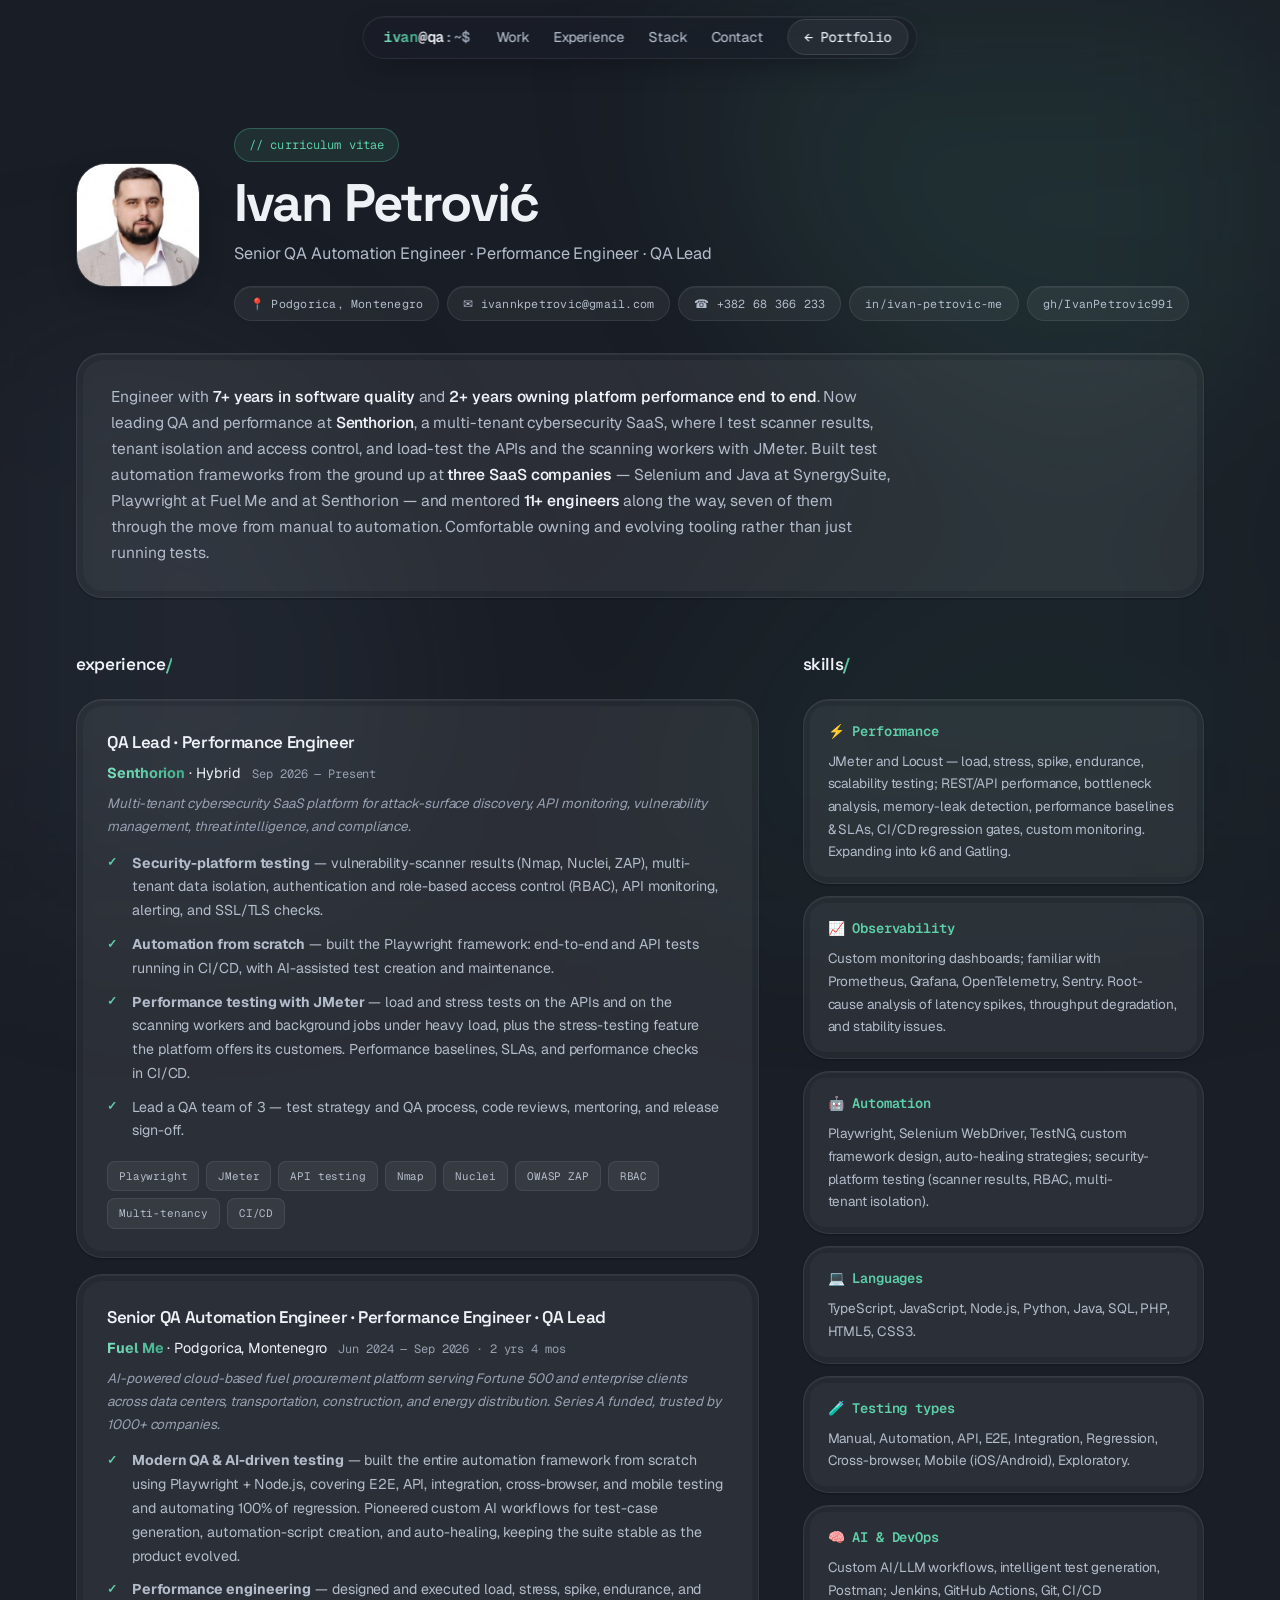
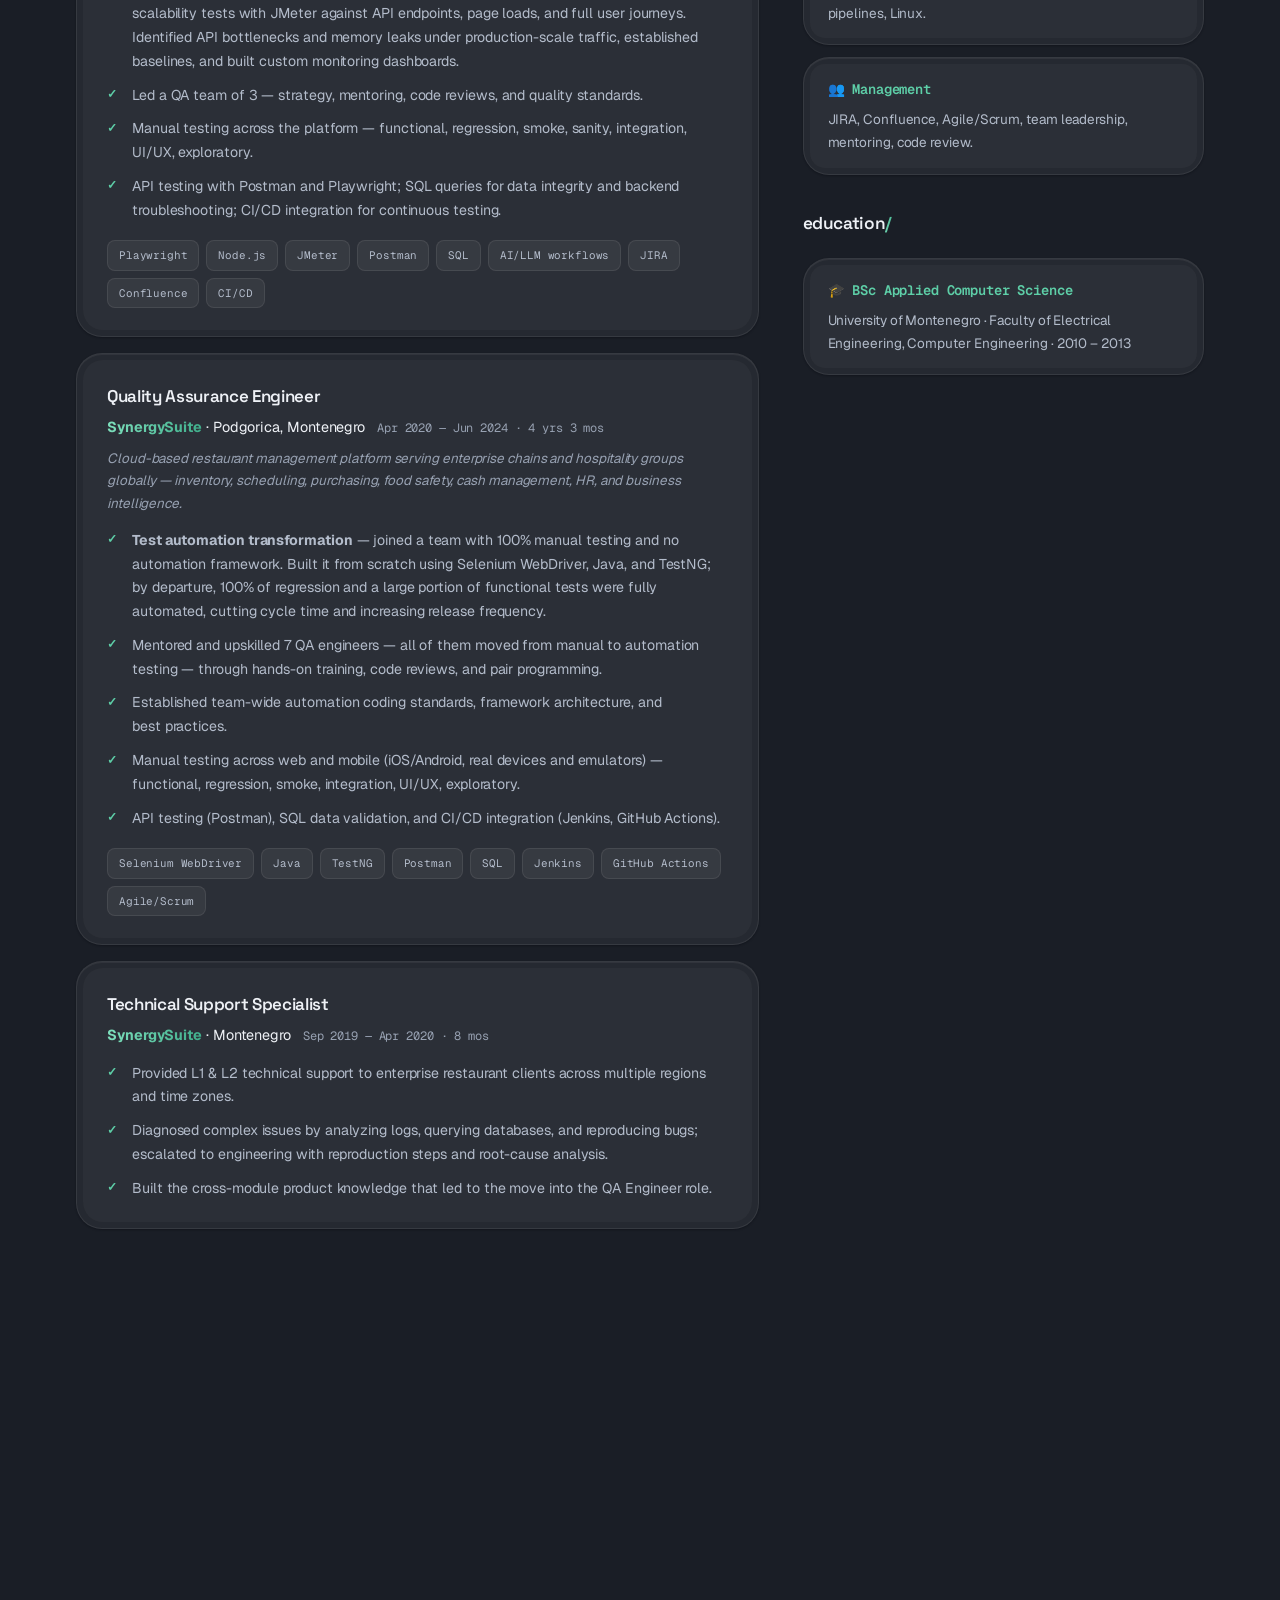
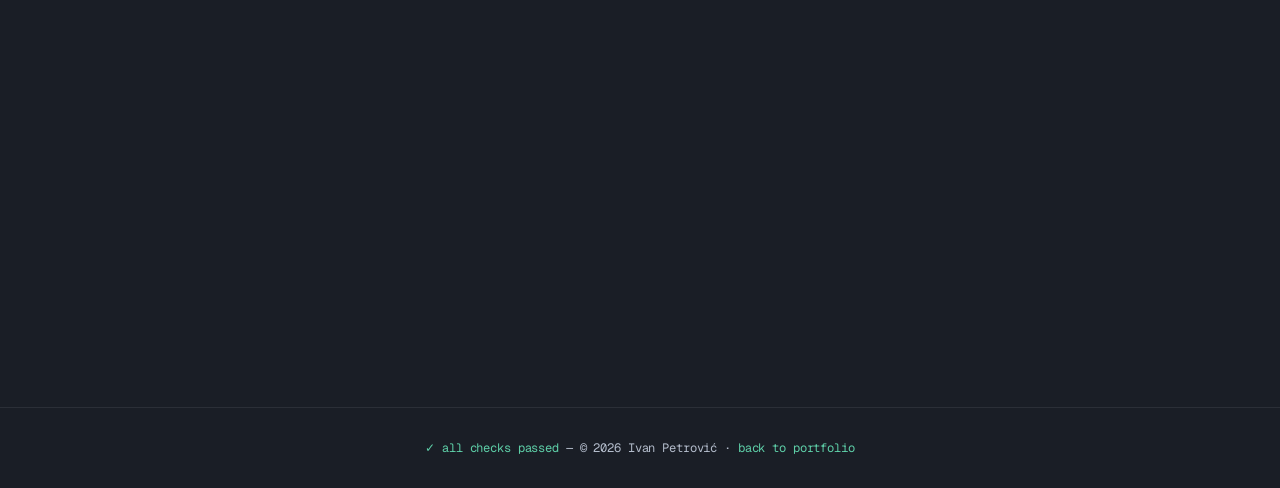
<file: cv.html>
<!DOCTYPE html>
<html lang="en" class="no-js">
<head>
  <meta charset="UTF-8">
  <meta name="viewport" content="width=device-width, initial-scale=1.0">
  <title>CV — Ivan Petrović</title>
  <meta name="description" content="CV of Ivan Petrović — Performance Engineer, Senior QA Automation Engineer and QA Lead from Podgorica, Montenegro.">
  <link rel="canonical" href="https://ivanpetrovic.dev/cv.html">
  <meta name="theme-color" content="#1a1e26">
  <meta name="author" content="Ivan Petrović">

  <meta property="og:title" content="CV — Ivan Petrović">
  <meta property="og:description" content="Performance Engineer, Senior QA Automation Engineer and QA Lead. 7+ years in software quality.">
  <meta property="og:type" content="profile">
  <meta property="og:url" content="https://ivanpetrovic.dev/cv.html">
  <meta property="og:site_name" content="Ivan Petrović">
  <meta property="og:image" content="https://ivanpetrovic.dev/assets/og-cover.png">
  <meta property="og:image:width" content="1200">
  <meta property="og:image:height" content="630">
  <meta property="og:image:alt" content="Ivan Petrović — Performance & QA Automation Engineer">
  <meta name="twitter:card" content="summary_large_image">
  <meta name="twitter:title" content="CV — Ivan Petrović">
  <meta name="twitter:description" content="Performance Engineer, Senior QA Automation Engineer and QA Lead. 7+ years in software quality.">
  <meta name="twitter:image" content="https://ivanpetrovic.dev/assets/og-cover.png">

  <link rel="icon" href="data:image/svg+xml,<svg xmlns='http://www.w3.org/2000/svg' viewBox='0 0 100 100'><text y='.9em' font-size='90'>✓</text></svg>">
  <link rel="apple-touch-icon" href="/assets/apple-touch-icon.png">
  <link rel="preconnect" href="https://fonts.googleapis.com">
  <link rel="preconnect" href="https://fonts.gstatic.com" crossorigin>
  <link href="https://fonts.googleapis.com/css2?family=Space+Grotesk:wght@400;500;600;700&family=Geist:wght@300;400;500;600;700&family=Geist+Mono:wght@400;500;600&display=swap" rel="stylesheet">
  <link rel="stylesheet" href="css/style.css">
</head>
<body>

  <a href="#cv-main" class="skip-link">Skip to content</a>

  <div class="aurora" aria-hidden="true">
    <div class="aurora-blob a1"></div>
    <div class="aurora-blob a2"></div>
    <div class="aurora-blob a3"></div>
  </div>
  <div class="noise" aria-hidden="true"></div>

  <div class="progress-rail" aria-hidden="true"><div class="progress-bar" id="navProgress"></div></div>

  <nav class="nav" id="nav" aria-label="Primary">
    <div class="nav-inner">
      <a href="index.html" class="nav-logo"><span class="grad-text">ivan</span>@qa<span class="mute">:~$</span></a>
      <button class="nav-toggle" id="navToggle" aria-label="Toggle menu" aria-expanded="false" aria-controls="navLinks">
        <span></span><span></span><span></span>
      </button>
      <ul class="nav-links" id="navLinks">
        <li><a href="index.html#work">Work</a></li>
        <li><a href="index.html#experience">Experience</a></li>
        <li><a href="index.html#stack">Stack</a></li>
        <li><a href="index.html#contact">Contact</a></li>
        <li><a href="index.html" class="nav-cta">← Portfolio</a></li>
      </ul>
    </div>
  </nav>

  <main class="cv-page" id="cv-main" tabindex="-1">

    <header class="cv-head reveal">
      <img class="cv-photo" src="assets/profile.png" alt="Portrait of Ivan Petrović" width="600" height="600" fetchpriority="high" decoding="async">
      <div class="cv-head-text">
        <p class="section-kicker mono">// curriculum vitae</p>
        <h1 class="cv-name">Ivan Petrović</h1>
        <p class="cv-roles">Senior QA Automation Engineer · Performance Engineer · QA Lead</p>
        <div class="cv-contacts mono">
          <span class="pill"><span aria-hidden="true">📍</span> Podgorica, Montenegro</span>
          <a class="pill" href="mailto:ivannkpetrovic@gmail.com"><span aria-hidden="true">✉</span> ivannkpetrovic@gmail.com</a>
          <a class="pill" href="tel:+38268366233"><span aria-hidden="true">☎</span> +382 68 366 233</a>
          <a class="pill" href="https://www.linkedin.com/in/ivan-petrovic-me/" target="_blank" rel="noopener">in/ivan-petrovic-me</a>
          <a class="pill" href="https://github.com/IvanPetrovic991" target="_blank" rel="noopener">gh/IvanPetrovic991</a>
        </div>
      </div>
    </header>

    <section class="cv-summary reveal glow">
      <p>Engineer with <strong>7+ years in software quality</strong> and <strong>2+ years owning platform performance
      end to end</strong>. Now leading QA and performance at <strong>Senthorion</strong>, a multi-tenant cybersecurity
      SaaS, where I test scanner results, tenant isolation and access control, and load-test the APIs and the scanning
      workers with JMeter. Built test automation frameworks from the ground up at <strong>three SaaS companies</strong>
      — Selenium and Java at SynergySuite, Playwright at Fuel Me and at Senthorion — and mentored
      <strong>11+ engineers</strong> along the way, seven of them through the move from manual to automation.
      Comfortable owning and evolving tooling rather than just running tests.</p>
    </section>

    <div class="cv-grid">

      <div class="cv-main">
        <h2 class="cv-section-title mono reveal">experience<span class="grad-text">/</span></h2>

        <article class="cv-job reveal glow">
          <header>
            <h3>QA Lead · Performance Engineer</h3>
            <p class="cv-job-meta"><span class="grad-text">Senthorion</span> · Hybrid <span class="mono dim">Sep 2026 — Present</span></p>
            <p class="cv-job-blurb">Multi-tenant cybersecurity SaaS platform for attack-surface discovery, API monitoring, vulnerability management, threat intelligence, and compliance.</p>
          </header>
          <ul class="ticks">
            <li><strong>Security-platform testing</strong> — vulnerability-scanner results (Nmap, Nuclei, ZAP), multi-tenant data isolation, authentication and role-based access control (RBAC), API monitoring, alerting, and SSL/TLS checks.</li>
            <li><strong>Automation from scratch</strong> — built the Playwright framework: end-to-end and API tests running in CI/CD, with AI-assisted test creation and maintenance.</li>
            <li><strong>Performance testing with JMeter</strong> — load and stress tests on the APIs and on the scanning workers and background jobs under heavy load, plus the stress-testing feature the platform offers its customers. Performance baselines, SLAs, and performance checks in CI/CD.</li>
            <li>Lead a QA team of 3 — test strategy and QA process, code reviews, mentoring, and release sign-off.</li>
          </ul>
          <div class="chips mono">
            <span>Playwright</span><span>JMeter</span><span>API testing</span><span>Nmap</span><span>Nuclei</span><span>OWASP ZAP</span><span>RBAC</span><span>Multi-tenancy</span><span>CI/CD</span>
          </div>
        </article>

        <article class="cv-job reveal glow">
          <header>
            <h3>Senior QA Automation Engineer · Performance Engineer · QA Lead</h3>
            <p class="cv-job-meta"><span class="grad-text">Fuel Me</span> · Podgorica, Montenegro <span class="mono dim">Jun 2024 — Sep 2026 · 2 yrs 4 mos</span></p>
            <p class="cv-job-blurb">AI-powered cloud-based fuel procurement platform serving Fortune 500 and enterprise clients across data centers, transportation, construction, and energy distribution. Series A funded, trusted by 1000+ companies.</p>
          </header>
          <ul class="ticks">
            <li><strong>Modern QA &amp; AI-driven testing</strong> — built the entire automation framework from scratch using Playwright + Node.js, covering E2E, API, integration, cross-browser, and mobile testing and automating 100% of regression. Pioneered custom AI workflows for test-case generation, automation-script creation, and auto-healing, keeping the suite stable as the product evolved.</li>
            <li><strong>Performance engineering</strong> — designed and executed load, stress, spike, endurance, and scalability tests with JMeter against API endpoints, page loads, and full user journeys. Identified API bottlenecks and memory leaks under production-scale traffic, established baselines, and built custom monitoring dashboards.</li>
            <li>Led a QA team of 3 — strategy, mentoring, code reviews, and quality standards.</li>
            <li>Manual testing across the platform — functional, regression, smoke, sanity, integration, UI/UX, exploratory.</li>
            <li>API testing with Postman and Playwright; SQL queries for data integrity and backend troubleshooting; CI/CD integration for continuous testing.</li>
          </ul>
          <div class="chips mono">
            <span>Playwright</span><span>Node.js</span><span>JMeter</span><span>Postman</span><span>SQL</span><span>AI/LLM workflows</span><span>JIRA</span><span>Confluence</span><span>CI/CD</span>
          </div>
        </article>

        <article class="cv-job reveal glow">
          <header>
            <h3>Quality Assurance Engineer</h3>
            <p class="cv-job-meta"><span class="grad-text">SynergySuite</span> · Podgorica, Montenegro <span class="mono dim">Apr 2020 — Jun 2024 · 4 yrs 3 mos</span></p>
            <p class="cv-job-blurb">Cloud-based restaurant management platform serving enterprise chains and hospitality groups globally — inventory, scheduling, purchasing, food safety, cash management, HR, and business intelligence.</p>
          </header>
          <ul class="ticks">
            <li><strong>Test automation transformation</strong> — joined a team with 100% manual testing and no automation framework. Built it from scratch using Selenium WebDriver, Java, and TestNG; by departure, 100% of regression and a large portion of functional tests were fully automated, cutting cycle time and increasing release frequency.</li>
            <li>Mentored and upskilled 7 QA engineers — all of them moved from manual to automation testing — through hands-on training, code reviews, and pair programming.</li>
            <li>Established team-wide automation coding standards, framework architecture, and best practices.</li>
            <li>Manual testing across web and mobile (iOS/Android, real devices and emulators) — functional, regression, smoke, integration, UI/UX, exploratory.</li>
            <li>API testing (Postman), SQL data validation, and CI/CD integration (Jenkins, GitHub Actions).</li>
          </ul>
          <div class="chips mono">
            <span>Selenium WebDriver</span><span>Java</span><span>TestNG</span><span>Postman</span><span>SQL</span><span>Jenkins</span><span>GitHub Actions</span><span>Agile/Scrum</span>
          </div>
        </article>

        <article class="cv-job reveal glow">
          <header>
            <h3>Technical Support Specialist</h3>
            <p class="cv-job-meta"><span class="grad-text">SynergySuite</span> · Montenegro <span class="mono dim">Sep 2019 — Apr 2020 · 8 mos</span></p>
          </header>
          <ul class="ticks">
            <li>Provided L1 &amp; L2 technical support to enterprise restaurant clients across multiple regions and time zones.</li>
            <li>Diagnosed complex issues by analyzing logs, querying databases, and reproducing bugs; escalated to engineering with reproduction steps and root-cause analysis.</li>
            <li>Built the cross-module product knowledge that led to the move into the QA Engineer role.</li>
          </ul>
        </article>

        <article class="cv-job reveal glow">
          <header>
            <h3>Implementation &amp; Support Technician · Team Lead</h3>
            <p class="cv-job-meta"><span class="grad-text">VG GROUP doo</span> · Podgorica <span class="mono dim">Jan 2014 — Sep 2019 · 5 yrs 9 mos</span></p>
            <p class="cv-job-blurb">Montenegrin business-automation company with 25+ years of experience — end-to-end hardware and software for hospitality, retail, and wholesale.</p>
          </header>
          <ul class="ticks">
            <li>Led a team of technicians across the full deployment lifecycle of CRM, ERP, and POS systems for 500+ clients (restaurants, cafés, hotels, retail, wholesale).</li>
            <li>Implemented and configured software tailored to client business processes; conducted on-site and remote training and Tier 2/3 technical support.</li>
            <li>Installed and maintained POS hardware; managed database backups, restoration, and data migration during system upgrades.</li>
          </ul>
        </article>

        <article class="cv-job reveal glow">
          <header>
            <h3>WordPress Developer &amp; Website Maintenance</h3>
            <p class="cv-job-meta"><span class="grad-text">Inch Agency</span> · Montenegro · part-time <span class="mono dim">Dec 2016 — Sep 2018 · 1 yr 10 mos</span></p>
          </header>
          <ul class="ticks">
            <li>Designed and developed custom WordPress websites from scratch — custom themes and plugins (PHP, MySQL, HTML5, CSS3, JS); on-page SEO, page-speed tuning, responsive design.</li>
            <li>Database maintenance and migrations, security updates, and ongoing client support.</li>
          </ul>
        </article>
      </div>

      <aside class="cv-side">
        <h2 class="cv-section-title mono reveal">skills<span class="grad-text">/</span></h2>

        <div class="cv-skill reveal glow">
          <h3 class="mono"><span aria-hidden="true">⚡</span> Performance</h3>
          <p>JMeter and Locust — load, stress, spike, endurance, scalability testing; REST/API performance, bottleneck analysis, memory-leak detection, performance baselines &amp; SLAs, CI/CD regression gates, custom monitoring. Expanding into k6 and Gatling.</p>
        </div>
        <div class="cv-skill reveal glow">
          <h3 class="mono"><span aria-hidden="true">📈</span> Observability</h3>
          <p>Custom monitoring dashboards; familiar with Prometheus, Grafana, OpenTelemetry, Sentry. Root-cause analysis of latency spikes, throughput degradation, and stability issues.</p>
        </div>
        <div class="cv-skill reveal glow">
          <h3 class="mono"><span aria-hidden="true">🤖</span> Automation</h3>
          <p>Playwright, Selenium WebDriver, TestNG, custom framework design, auto-healing strategies; security-platform testing (scanner results, RBAC, multi-tenant isolation).</p>
        </div>
        <div class="cv-skill reveal glow">
          <h3 class="mono"><span aria-hidden="true">💻</span> Languages</h3>
          <p>TypeScript, JavaScript, Node.js, Python, Java, SQL, PHP, HTML5, CSS3.</p>
        </div>
        <div class="cv-skill reveal glow">
          <h3 class="mono"><span aria-hidden="true">🧪</span> Testing types</h3>
          <p>Manual, Automation, API, E2E, Integration, Regression, Cross-browser, Mobile (iOS/Android), Exploratory.</p>
        </div>
        <div class="cv-skill reveal glow">
          <h3 class="mono"><span aria-hidden="true">🧠</span> AI & DevOps</h3>
          <p>Custom AI/LLM workflows, intelligent test generation, Postman; Jenkins, GitHub Actions, Git, CI/CD pipelines, Linux.</p>
        </div>
        <div class="cv-skill reveal glow">
          <h3 class="mono"><span aria-hidden="true">👥</span> Management</h3>
          <p>JIRA, Confluence, Agile/Scrum, team leadership, mentoring, code review.</p>
        </div>

        <h2 class="cv-section-title mono reveal">education<span class="grad-text">/</span></h2>
        <div class="cv-skill reveal glow">
          <h3 class="mono"><span aria-hidden="true">🎓</span> BSc Applied Computer Science</h3>
          <p>University of Montenegro · Faculty of Electrical Engineering, Computer Engineering · 2010 – 2013</p>
        </div>

      </aside>

    </div>
  </main>

  <footer class="footer mono">
    <p><span class="ok">✓ all checks passed</span> <span class="dim">— © <span id="year"></span> Ivan Petrović · <a href="index.html">back to portfolio</a></span></p>
  </footer>

  <script src="js/main.js"></script>
</body>
</html>
</file>
<file: css/style.css>
/* =========================================================
   Ivan Petrović — portfolio
   Palette: single jade accent on lifted graphite (no AI gradient)
   Type:    Space Grotesk (display) · Geist (body) · Geist Mono
   ========================================================= */

/* ============ Tokens ============ */
:root {
  /* Surfaces — lifted well above near-black, cool graphite */
  --bg: #1a1e26;
  --bg-deep: #14171e;
  --shell: rgba(255, 255, 255, 0.052);
  --core: rgba(255, 255, 255, 0.026);
  --surface: rgba(255, 255, 255, 0.055);
  --surface-solid: #222732;
  --surface-raised: #272d38;

  --border: rgba(255, 255, 255, 0.115);
  --border-soft: rgba(255, 255, 255, 0.078);
  --border-hover: rgba(94, 207, 168, 0.42);
  --hairline: rgba(255, 255, 255, 0.08);

  /* Text — checked against the composite card surface (#2c2f37: bg + shell + core),
     not against --bg, which is the lighter of the two and would flatter the numbers.
     --text-dim 6.9:1 · --text-mute 5.1:1 · both clear WCAG AA. */
  --text: #eef1f6;
  --text-dim: #b3bccb;
  --text-mute: #97a1b2;

  /* ONE accent — calm jade, desaturated */
  --accent: #5ecfa8;
  --accent-bright: #7ee0bd;
  --accent-deep: #3fae8b;
  --accent-wash: rgba(94, 207, 168, 0.10);
  --accent-line: rgba(94, 207, 168, 0.30);

  /* Status only (never decorative) */
  --red: #f0958d;
  --amber: #e6c079;

  /* Depth — tinted, never pure black */
  --shadow-sm: 0 1px 2px rgba(8, 11, 17, 0.4);
  --shadow-md: 0 10px 30px -12px rgba(8, 11, 17, 0.7);
  --shadow-lg: 0 24px 70px -24px rgba(8, 11, 17, 0.85);
  --inner-lift: inset 0 1px 0 rgba(255, 255, 255, 0.055);

  /* Geometry — concentric radii */
  --r-shell: 26px;
  --r-core: 20px;
  --r-sm: 12px;
  --bezel: 6px;

  --font-display: "Space Grotesk", "Geist", system-ui, sans-serif;
  --font-sans: "Geist", system-ui, -apple-system, sans-serif;
  --font-mono: "Geist Mono", ui-monospace, SFMono-Regular, monospace;

  --nav-h: 58px;
  --max-w: 1180px;

  /* Spring easing — mass, not linear */
  --spring: cubic-bezier(0.32, 0.72, 0, 1);
  --ease-out: cubic-bezier(0.16, 1, 0.3, 1);
}

* { margin: 0; padding: 0; box-sizing: border-box; }

html {
  scroll-behavior: smooth;
  scroll-padding-top: calc(var(--nav-h) + 42px);
  -webkit-text-size-adjust: 100%;
}

body {
  background: var(--bg);
  color: var(--text);
  font-family: var(--font-sans);
  font-size: 1rem;
  line-height: 1.68;
  letter-spacing: -0.005em;
  -webkit-font-smoothing: antialiased;
  -moz-osx-font-smoothing: grayscale;
  overflow-x: hidden;
}

/* Data should never wobble */
.mono, .verdict, .kv, .layers, .code, .chips, .xp-when {
  font-variant-numeric: tabular-nums;
}

.mono { font-family: var(--font-mono); letter-spacing: -0.01em; }
.dim { color: var(--text-dim); }
.mute { color: var(--text-mute); }
.ok { color: var(--accent); }
.bad { color: var(--red); }
.sm { font-size: 0.82rem; }

/* Single-hue tonal wash — replaces the multi-colour gradient */
.grad-text {
  background: linear-gradient(96deg, var(--accent-bright), var(--accent-deep));
  -webkit-background-clip: text;
  background-clip: text;
  -webkit-text-fill-color: transparent;
  font-style: normal;
}

a { color: var(--accent); text-decoration: none; }
a:hover { text-decoration: underline; text-underline-offset: 3px; }
::selection { background: var(--accent); color: var(--bg-deep); }

/* Keyboard focus — required, never removed */
:focus-visible {
  outline: 2px solid var(--accent);
  outline-offset: 3px;
  border-radius: 6px;
}

/* Skip link */
.skip-link {
  position: absolute;
  left: 16px;
  top: -100px;
  z-index: 300;
  background: var(--surface-raised);
  color: var(--text);
  border: 1px solid var(--border);
  padding: 12px 20px;
  border-radius: 999px;
  font-size: 0.88rem;
  font-weight: 500;
  transition: top 0.25s var(--spring);
}
.skip-link:focus { top: 16px; text-decoration: none; }

/* ============ Ambient background ============ */
.aurora {
  position: fixed;
  inset: 0;
  z-index: -2;
  overflow: hidden;
  filter: blur(100px) saturate(1.05);
}
.aurora-blob {
  position: absolute;
  width: 58vw;
  height: 58vw;
  border-radius: 50%;
  animation: drift 30s var(--ease-out) infinite alternate;
  will-change: transform;
}
.a1 { background: var(--accent); opacity: 0.10; top: -24vw; right: -14vw; }
.a2 { background: #7f93b5; opacity: 0.075; top: 36%; left: -26vw; animation-delay: -10s; animation-duration: 36s; }
.a3 { background: var(--accent-deep); opacity: 0.06; bottom: -26vw; right: -10vw; animation-delay: -20s; animation-duration: 42s; }

@keyframes drift {
  from { transform: translate3d(0, 0, 0) scale(1); }
  to { transform: translate3d(7vw, 5vh, 0) scale(1.14); }
}

/* Fixed grain — breaks digital flatness */
.noise {
  position: fixed;
  inset: 0;
  z-index: -1;
  opacity: 0.42;
  pointer-events: none;
  background-image: url("data:image/svg+xml,%3Csvg xmlns='http://www.w3.org/2000/svg' width='180' height='180'%3E%3Cfilter id='n'%3E%3CfeTurbulence type='fractalNoise' baseFrequency='0.85' numOctaves='2'/%3E%3CfeColorMatrix values='0 0 0 0 0 0 0 0 0 0 0 0 0 0 0 0 0 0 0.032 0'/%3E%3C/filter%3E%3Crect width='180' height='180' filter='url(%23n)'/%3E%3C/svg%3E");
}

/* ============ Reveal — heavy fade-up with blur ============ */
.reveal {
  opacity: 0;
  transform: translateY(18px);
  filter: blur(6px);
  transition:
    opacity 0.85s var(--spring),
    transform 0.85s var(--spring),
    filter 0.85s var(--spring);
}
.reveal.visible { opacity: 1; transform: none; filter: none; }
.reveal.d1 { transition-delay: 0.06s; }
.reveal.d2 { transition-delay: 0.13s; }
.reveal.d3 { transition-delay: 0.2s; }
.reveal.d4 { transition-delay: 0.27s; }
.reveal.d5 { transition-delay: 0.35s; }

/* No-JS / observer-less fallback: never hide content permanently.
   The guard is removed by js/main.js itself, so a failed script leaves it on. */
.no-js .reveal { opacity: 1; transform: none; filter: none; }

/* A link inside a not-yet-revealed block must never be focused while invisible */
.reveal:focus-within {
  opacity: 1 !important;
  transform: none !important;
  filter: none !important;
  transition: none !important;
}

@media (prefers-reduced-motion: reduce) {
  html { scroll-behavior: auto; }
  .reveal { opacity: 1; transform: none; filter: none; transition: none; }
  .aurora-blob { animation: none; }
  .marquee-track { animation: none !important; }
  .pulse { animation: none; }
  * { transition-duration: 0.01ms !important; animation-duration: 0.01ms !important; }
}

/* ============ Scroll progress (top hairline) ============ */
.progress-rail {
  position: fixed;
  top: 0; left: 0; right: 0;
  height: 2px;
  z-index: 120;
  pointer-events: none;
}
.progress-bar {
  height: 100%;
  width: 0;
  background: linear-gradient(90deg, var(--accent-deep), var(--accent-bright));
  transition: width 0.1s linear;
}

/* ============ Floating island nav ============ */
.nav {
  position: fixed;
  top: 16px;
  left: 50%;
  transform: translateX(-50%);
  z-index: 110;
  width: max-content;
  max-width: calc(100% - 28px);
  padding: 7px 8px 7px 20px;
  border-radius: 999px;
  border: 1px solid var(--border-soft);
  background: rgba(26, 30, 38, 0.66);
  -webkit-backdrop-filter: blur(22px) saturate(1.6);
  backdrop-filter: blur(22px) saturate(1.6);
  box-shadow: var(--shadow-md), var(--inner-lift);
  transition: box-shadow 0.4s var(--spring), background 0.4s var(--spring), border-color 0.4s var(--spring);
}
.nav.scrolled {
  background: rgba(26, 30, 38, 0.84);
  border-color: var(--border);
  box-shadow: var(--shadow-lg), var(--inner-lift);
}

.nav-inner {
  display: flex;
  align-items: center;
  gap: 26px;
}

.nav-logo {
  font-family: var(--font-mono);
  font-size: 0.92rem;
  font-weight: 600;
  color: var(--text);
  letter-spacing: -0.02em;
  white-space: nowrap;
}
.nav-logo:hover { text-decoration: none; }

.nav-links { display: flex; align-items: center; gap: 24px; list-style: none; }
.nav-links a {
  position: relative;
  color: var(--text-dim);
  font-size: 0.875rem;
  font-weight: 450;
  white-space: nowrap;
  transition: color 0.3s var(--spring);
}
.nav-links a:hover { color: var(--text); text-decoration: none; }

/* Current-section indicator */
.nav-links a.active { color: var(--text); }
.nav-links a:not(.nav-cta).active::after {
  content: "";
  position: absolute;
  left: 0; right: 0;
  bottom: -6px;
  height: 1.5px;
  border-radius: 2px;
  background: var(--accent);
}

.nav-cta {
  font-family: var(--font-mono);
  font-size: 0.82rem;
  border: 1px solid var(--border);
  color: var(--text) !important;
  padding: 8px 16px;
  border-radius: 999px;
  background: var(--surface);
  transition: border-color 0.3s var(--spring), background 0.3s var(--spring), transform 0.3s var(--spring);
}
.nav-cta:hover { border-color: var(--border-hover); background: var(--accent-wash); }
.nav-cta:active { transform: scale(0.97); }

.nav-toggle {
  display: none;
  flex-direction: column;
  justify-content: center;
  gap: 5px;
  width: 38px;
  height: 38px;
  border-radius: 999px;
  background: var(--surface);
  border: 1px solid var(--border-soft);
  cursor: pointer;
  padding: 0;
  align-items: center;
}
.nav-toggle span {
  display: block;
  width: 16px;
  height: 1.5px;
  background: var(--text);
  border-radius: 2px;
  transition: transform 0.4s var(--spring), opacity 0.25s var(--spring);
}
.nav-toggle.open span:nth-child(1) { transform: translateY(6.5px) rotate(45deg); }
.nav-toggle.open span:nth-child(2) { opacity: 0; }
.nav-toggle.open span:nth-child(3) { transform: translateY(-6.5px) rotate(-45deg); }

/* ============ Layout shell ============ */
.wrap {
  max-width: var(--max-w);
  margin: 0 auto;
  padding-inline: 26px;
  width: 100%;
}

/* ============ Hero ============ */
.hero {
  min-height: 100svh;
  display: flex;
  flex-direction: column;
  justify-content: center;
  padding-top: calc(var(--nav-h) + 44px);
}

.hero-inner {
  max-width: var(--max-w);
  margin: 0 auto;
  padding: 60px 26px 54px;
  width: 100%;
}

.hero-meta { display: flex; gap: 12px; flex-wrap: wrap; align-items: center; margin-bottom: 32px; }

.hero-avatar {
  width: 54px;
  height: 54px;
  border-radius: 20px; /* squircle, not another circle */
  object-fit: cover;
  border: 1px solid var(--border);
  box-shadow: var(--shadow-md), var(--inner-lift);
  margin-right: 4px;
}

.pill {
  font-family: var(--font-mono);
  font-size: 0.72rem;
  letter-spacing: 0.02em;
  padding: 7px 15px;
  border-radius: 999px;
  border: 1px solid var(--border-soft);
  color: var(--text-dim);
  background: var(--surface);
  box-shadow: var(--inner-lift);
}
.pill-live {
  color: var(--accent);
  border-color: var(--accent-line);
  background: var(--accent-wash);
  display: inline-flex;
  align-items: center;
  gap: 9px;
}
.pulse {
  width: 6px; height: 6px;
  border-radius: 50%;
  background: var(--accent);
  animation: pulse 2.4s var(--ease-out) infinite;
}
@keyframes pulse {
  0%, 100% { box-shadow: 0 0 0 0 rgba(94, 207, 168, 0.45); }
  50% { box-shadow: 0 0 0 7px rgba(94, 207, 168, 0); }
}

.hero-title {
  font-family: var(--font-display);
  font-size: clamp(2.65rem, 7vw, 5.4rem);
  font-weight: 700;
  line-height: 1.03;
  letter-spacing: -0.04em;
  margin-bottom: 32px;
  text-wrap: balance;
}
.hero-title span { display: block; }

.hero-sub {
  font-size: clamp(1rem, 1.5vw, 1.14rem);
  color: var(--text-dim);
  max-width: 62ch;
  margin-bottom: 38px;
  text-wrap: pretty;
}
.hero-sub strong { color: var(--text); font-weight: 550; }

.hero-actions { display: flex; gap: 13px; flex-wrap: wrap; margin-bottom: 58px; }

/* ============ Buttons — island architecture ============ */
.btn {
  display: inline-flex;
  align-items: center;
  gap: 10px;
  padding: 12px 14px 12px 24px;
  border-radius: 999px;
  font-weight: 550;
  font-size: 0.94rem;
  letter-spacing: -0.01em;
  transition: transform 0.4s var(--spring), box-shadow 0.4s var(--spring),
              border-color 0.4s var(--spring), background 0.4s var(--spring);
}
.btn:hover { text-decoration: none; transform: translateY(-2px); }
.btn:active { transform: scale(0.98); }
.btn-lg { padding: 15px 16px 15px 30px; font-size: 1.02rem; }

/* Button-in-button: the trailing glyph lives in its own circle */
.btn-ico {
  display: inline-flex;
  align-items: center;
  justify-content: center;
  width: 28px;
  height: 28px;
  border-radius: 999px;
  font-size: 0.82rem;
  line-height: 1;
  flex: none;
  transition: transform 0.45s var(--spring), background 0.45s var(--spring);
}
.btn-lg .btn-ico { width: 32px; height: 32px; }

.btn-primary {
  background: var(--text);
  color: var(--bg-deep);
  box-shadow: var(--shadow-md);
}
.btn-primary .btn-ico { background: rgba(17, 20, 26, 0.10); }
.btn-primary:hover {
  box-shadow: 0 16px 44px -14px rgba(94, 207, 168, 0.5), var(--shadow-md);
}
.btn-primary:hover .btn-ico { transform: translate(2px, -1px) scale(1.06); background: rgba(17, 20, 26, 0.16); }

.btn-ghost {
  border: 1px solid var(--border-soft);
  color: var(--text);
  background: var(--surface);
  box-shadow: var(--inner-lift);
  padding-left: 22px;
}
.btn-ghost .btn-ico { background: rgba(255, 255, 255, 0.06); }
.btn-ghost:hover { border-color: var(--border-hover); background: var(--accent-wash); }
.btn-ghost:hover .btn-ico { transform: translate(2px, -1px) scale(1.06); }

/* Ghost buttons that carry an inline svg/text only */
.btn-plain { padding: 12px 22px; }

/* Tertiary text link — reduces the filled/ghost duopoly */
.link-arrow {
  display: inline-flex;
  align-items: center;
  gap: 7px;
  font-size: 0.9rem;
  font-weight: 500;
  color: var(--text-dim);
  transition: color 0.3s var(--spring), gap 0.3s var(--spring);
}
.link-arrow:hover { color: var(--accent); gap: 11px; text-decoration: none; }

/* ============ Hero facts ============ */
.hero-facts {
  display: flex;
  flex-direction: column;
  gap: 13px;
  max-width: 74ch;
  border-left: 1.5px solid var(--accent-line);
  padding-left: 22px;
}
.hero-facts p { font-size: 0.845rem; color: var(--text-dim); line-height: 1.75; text-wrap: pretty; }
.hero-facts strong { color: var(--text); font-weight: 500; }
.fact-prompt {
  color: var(--accent);
  font-weight: 600;
  margin-right: 9px;
  white-space: nowrap;
}

/* Marquee */
.marquee {
  border-block: 1px solid var(--border-soft);
  overflow: hidden;
  padding: 15px 0;
  background: var(--shell);
  mask-image: linear-gradient(90deg, transparent, black 9%, black 91%, transparent);
  -webkit-mask-image: linear-gradient(90deg, transparent, black 9%, black 91%, transparent);
}
.marquee-track {
  display: flex;
  gap: 30px;
  width: max-content;
  animation: marquee 38s linear infinite;
  font-size: 0.8rem;
  color: var(--text-dim);
  white-space: nowrap;
}
.marquee-track i { color: var(--accent); font-style: normal; opacity: 0.75; }
@keyframes marquee { to { transform: translate3d(-50%, 0, 0); } }

/* ============ Sections — heavy breathing room ============ */
.section {
  max-width: var(--max-w);
  margin: 0 auto;
  padding: clamp(96px, 12vw, 160px) 26px 0;
}

/* Eyebrow */
.section-kicker {
  display: inline-block;
  color: var(--accent);
  font-size: 0.76rem;
  letter-spacing: 0.01em;
  margin-bottom: 14px;
  padding: 6px 14px;
  border-radius: 999px;
  border: 1px solid var(--accent-line);
  background: var(--accent-wash);
}

.section-title {
  font-family: var(--font-display);
  font-size: clamp(2rem, 4.4vw, 3.1rem);
  font-weight: 700;
  letter-spacing: -0.035em;
  margin-bottom: 46px;
  text-wrap: balance;
}

/* ============ Projects ============ */
.project { margin-bottom: clamp(96px, 11vw, 150px); }
.project:last-child { margin-bottom: 0; }

/* Asymmetric header — type left, actions right, optically aligned */
.project-head {
  display: grid;
  grid-template-columns: minmax(0, 1.7fr) minmax(0, 1fr);
  gap: 44px;
  align-items: end;
  margin-bottom: 38px;
}

.project-tag {
  display: inline-block;
  color: var(--accent);
  font-size: 0.75rem;
  letter-spacing: 0.02em;
  margin-bottom: 14px;
}

.project-title {
  font-family: var(--font-display);
  font-size: clamp(1.9rem, 4vw, 2.9rem);
  font-weight: 700;
  letter-spacing: -0.035em;
  line-height: 1.06;
  margin-bottom: 18px;
  text-wrap: balance;
}

.project-lede { color: var(--text-dim); font-size: 1.01rem; max-width: 64ch; text-wrap: pretty; }
.project-lede strong { color: var(--text); font-weight: 550; }
.project-lede em {
  color: var(--text);
  font-style: normal;
  box-shadow: inset 0 -0.5em 0 var(--accent-wash);
  border-bottom: 1.5px solid var(--accent-line);
}

.project-cta { display: flex; flex-direction: column; gap: 18px; align-items: flex-start; }

.chips { display: flex; flex-wrap: wrap; gap: 7px; }
.chips span {
  font-family: var(--font-mono);
  font-size: 0.68rem;
  padding: 5px 11px;
  border-radius: 8px; /* squarer than the pills — varied radii */
  border: 1px solid var(--border-soft);
  color: var(--text-dim);
  background: var(--surface);
}

/* Live-artifact link (e.g. hosted dashboard) */
.live-link {
  display: inline-flex;
  align-items: center;
  gap: 8px;
  font-family: var(--font-mono);
  font-size: 0.76rem;
  color: var(--accent);
  padding: 7px 14px;
  border-radius: 999px;
  border: 1px solid var(--accent-line);
  background: var(--accent-wash);
  transition: background 0.35s var(--spring), transform 0.35s var(--spring);
}
.live-link:hover { background: rgba(94, 207, 168, 0.18); transform: translateY(-1px); text-decoration: none; }
.live-dot {
  width: 6px; height: 6px; border-radius: 50%;
  background: var(--accent);
  animation: pulse 2.4s var(--ease-out) infinite;
  flex: none;
}

/* ============ Bento ============ */
.bento {
  display: grid;
  grid-template-columns: repeat(12, 1fr);
  gap: 16px;
}
.span-4 { grid-column: span 4; }
.span-5 { grid-column: span 5; }
.span-6 { grid-column: span 6; }
.span-7 { grid-column: span 7; }
.span-8 { grid-column: span 8; }
.span-12 { grid-column: span 12; }

/* Double-bezel: outer shell + inner core, concentric radii */
.bento-card {
  position: relative;
  isolation: isolate;
  background: var(--shell);
  border: 1px solid var(--border-soft);
  border-radius: var(--r-shell);
  padding: 28px;
  box-shadow: var(--shadow-sm), var(--inner-lift);
  transition: border-color 0.45s var(--spring), transform 0.45s var(--spring), box-shadow 0.45s var(--spring);
  display: flex;
  flex-direction: column;
  gap: 13px;
}
.bento-card::after {
  content: "";
  position: absolute;
  inset: var(--bezel);
  border-radius: var(--r-core);
  background: var(--core);
  box-shadow: inset 0 1px 0 rgba(255, 255, 255, 0.05);
  z-index: 0;
  pointer-events: none;
}
.bento-card > * { position: relative; z-index: 2; }
.bento-card:hover {
  border-color: var(--border-hover);
  transform: translateY(-3px);
  box-shadow: var(--shadow-md), var(--inner-lift);
}

/* Spotlight border under the cursor */
.glow::before {
  content: "";
  position: absolute;
  inset: 0;
  border-radius: inherit;
  background: radial-gradient(380px circle at var(--mx, 50%) var(--my, 50%), rgba(94, 207, 168, 0.10), transparent 66%);
  opacity: 0;
  transition: opacity 0.45s var(--spring);
  pointer-events: none;
  z-index: 1;
}
.glow:hover::before { opacity: 1; }

.bento-title {
  font-family: var(--font-display);
  font-size: 1.04rem;
  font-weight: 600;
  letter-spacing: -0.018em;
  display: flex;
  align-items: center;
  gap: 10px;
  text-wrap: balance;
}
.bento-ico {
  font-size: 0.95rem;
  line-height: 1;
  flex: none;
  width: 26px; height: 26px;
  display: inline-flex; align-items: center; justify-content: center;
  border-radius: 8px;
  background: var(--accent-wash);
  border: 1px solid var(--accent-line);
}

.bento-card p { color: var(--text-dim); font-size: 0.895rem; text-wrap: pretty; }
.bento-card p strong, .bento-card li strong { color: var(--text); font-weight: 550; }
.bento-card code {
  color: var(--accent);
  font-family: var(--font-mono);
  font-size: 0.8em;
  background: var(--accent-wash);
  padding: 1.5px 6px;
  border-radius: 6px;
}

.q { display: block; margin-top: 10px; color: var(--text); font-style: italic; font-size: 0.855rem; }

/* ============ Code blocks ============ */
.code {
  background: var(--bg-deep);
  border: 1px solid var(--border-soft);
  border-radius: var(--r-sm);
  padding: 15px 17px;
  font-size: 0.735rem;
  line-height: 1.62;
  overflow-x: auto;
  margin-top: auto;
  box-shadow: inset 0 1px 0 rgba(255, 255, 255, 0.03);
  -webkit-overflow-scrolling: touch;
}
.code-sm { font-size: 0.7rem; }
/* Muted syntax — harmonised, not a rainbow */
.c-kw { color: #b9a7e8; }
.c-fn { color: #7fc4d8; }
.c-str { color: var(--accent); }
.c-num { color: var(--amber); }
.c-cm { color: var(--text-mute); font-style: italic; }
.c-key { color: #7fc4d8; }

/* ============ Verdict tables ============ */
.verdict {
  border: 1px solid var(--border-soft);
  border-radius: var(--r-sm);
  overflow: hidden;
  font-size: 0.735rem;
  margin-top: auto;
  background: var(--bg-deep);
}
.v-row {
  display: grid;
  grid-template-columns: 1.6fr 1fr 0.9fr 0.9fr 0.62fr;
  gap: 10px;
  padding: 9px 15px;
  border-bottom: 1px solid var(--border-soft);
  align-items: center;
}
.v-row:last-child { border-bottom: none; }
.v-head { color: var(--text-mute); background: rgba(255, 255, 255, 0.022); letter-spacing: 0.02em; }
.v-row .ok { font-weight: 600; }
/* Reported but deliberately not gated — neither pass nor fail */
.low { color: var(--text-mute); font-weight: 600; }
.v-row .low { letter-spacing: -0.02em; }

/* ============ Key/value rows ============ */
.kv { display: flex; flex-direction: column; gap: 8px; font-size: 0.775rem; margin-top: auto; }
.kv > div {
  display: flex;
  justify-content: space-between;
  gap: 15px;
  padding: 10px 15px;
  border: 1px solid var(--border-soft);
  border-radius: 10px;
  background: var(--bg-deep);
}

/* ============ Tick lists ============ */
.ticks { list-style: none; display: flex; flex-direction: column; gap: 10px; }
.ticks li {
  color: var(--text-dim);
  font-size: 0.875rem;
  padding-left: 25px;
  position: relative;
  text-wrap: pretty;
}
.ticks li::before {
  content: "✓";
  position: absolute;
  left: 0;
  top: 0.05em;
  color: var(--accent);
  font-family: var(--font-mono);
  font-weight: 600;
  font-size: 0.85em;
}

/* ============ Architecture layers ============ */
.layers { display: flex; flex-direction: column; gap: 4px; font-size: 0.755rem; }
.layer {
  display: flex;
  justify-content: space-between;
  gap: 15px;
  align-items: baseline;
  border: 1px solid var(--border-soft);
  background: var(--bg-deep);
  border-radius: 10px;
  padding: 9px 15px;
}
.layer-n { color: var(--accent); white-space: nowrap; }
.layer-arrow { text-align: center; color: var(--text-mute); font-size: 0.7rem; line-height: 1; }

/* Key/description table built from layer rows (e.g. the release log) */
.layers-table .layer {
  display: grid;
  grid-template-columns: minmax(170px, 230px) minmax(0, 1fr);
  gap: 18px;
  align-items: baseline;
}
.layers-table .layer .dim { text-wrap: pretty; }
@media (max-width: 720px) {
  .layers-table .layer { grid-template-columns: 1fr; gap: 4px; }
}

.project-foot {
  margin-top: 24px;
  font-size: 0.775rem;
  color: var(--text-mute);
  text-wrap: pretty;
}
.project-foot code { color: var(--accent); font-family: var(--font-mono); }

/* ============ Experience ============ */
.xp-list { display: flex; flex-direction: column; gap: 16px; }

.xp {
  position: relative;
  isolation: isolate;
  display: grid;
  grid-template-columns: 186px minmax(0, 1fr);
  gap: 30px;
  background: var(--shell);
  border: 1px solid var(--border-soft);
  border-radius: var(--r-shell);
  padding: 30px;
  box-shadow: var(--shadow-sm), var(--inner-lift);
  transition: border-color 0.45s var(--spring), transform 0.45s var(--spring), box-shadow 0.45s var(--spring);
}
.xp::after {
  content: "";
  position: absolute;
  inset: var(--bezel);
  border-radius: var(--r-core);
  background: var(--core);
  z-index: 0;
  pointer-events: none;
}
.xp > * { position: relative; z-index: 2; }
.xp:hover { border-color: var(--border-hover); transform: translateY(-2px); box-shadow: var(--shadow-md), var(--inner-lift); }
.xp-compact { padding: 24px 30px; }

.xp-when { font-size: 0.775rem; color: var(--text-mute); padding-top: 5px; white-space: nowrap; }
.xp-when .ok { color: var(--accent); }

.xp-body h3 {
  font-family: var(--font-display);
  font-size: 1.1rem;
  font-weight: 600;
  letter-spacing: -0.02em;
  margin-bottom: 5px;
  text-wrap: balance;
}
.xp-co { font-weight: 700; }
.xp-blurb { color: var(--text-mute); font-size: 0.85rem; font-style: italic; margin-bottom: 12px; }
.xp .ticks li { font-size: 0.885rem; }

.xp-more { margin-top: 24px; }
.edu { margin-top: 30px; font-size: 0.81rem; color: var(--text-mute); }

/* ============ Stack — asymmetric, not three equal towers ============ */
.stack-grid {
  display: grid;
  grid-template-columns: repeat(6, 1fr);
  gap: 16px;
}
.stack-card {
  position: relative;
  isolation: isolate;
  background: var(--shell);
  border: 1px solid var(--border-soft);
  border-radius: var(--r-shell);
  padding: 26px;
  box-shadow: var(--shadow-sm), var(--inner-lift);
  transition: border-color 0.45s var(--spring), transform 0.45s var(--spring), box-shadow 0.45s var(--spring);
}
.stack-card::after {
  content: "";
  position: absolute;
  inset: var(--bezel);
  border-radius: var(--r-core);
  background: var(--core);
  z-index: 0;
  pointer-events: none;
}
.stack-card > * { position: relative; z-index: 2; }
.stack-card:hover { border-color: var(--border-hover); transform: translateY(-2px); box-shadow: var(--shadow-md), var(--inner-lift); }

/* 6 cards over a 6-col grid: 3+3 / 2+2+2 rhythm — deliberate asymmetry */
.stack-card:nth-child(1) { grid-column: span 3; }
.stack-card:nth-child(2) { grid-column: span 3; }
.stack-card:nth-child(3) { grid-column: span 2; }
.stack-card:nth-child(4) { grid-column: span 2; }
.stack-card:nth-child(5) { grid-column: span 2; }
.stack-card:nth-child(6) { grid-column: span 6; }

.stack-card h3 {
  font-size: 0.9rem;
  font-weight: 600;
  margin-bottom: 9px;
  color: var(--accent);
  letter-spacing: -0.01em;
}
.stack-card p { color: var(--text-dim); font-size: 0.875rem; text-wrap: pretty; }
.stack-card p .dim { font-size: 0.86em; color: var(--text-mute); }

/* ============ Contact ============ */
.section-contact { text-align: center; padding-bottom: clamp(110px, 13vw, 170px); }

.contact-title {
  font-family: var(--font-display);
  font-size: clamp(2.2rem, 5.8vw, 4.2rem);
  font-weight: 700;
  letter-spacing: -0.04em;
  line-height: 1.05;
  margin-bottom: 42px;
  text-wrap: balance;
}

.contact-actions { margin-bottom: 30px; display: flex; justify-content: center; }
.contact-links {
  font-size: 0.82rem;
  display: flex;
  gap: 16px;
  justify-content: center;
  flex-wrap: wrap;
  align-items: center;
  color: var(--text-mute);
}
.contact-links a { color: var(--text-dim); }
.contact-links a:hover { color: var(--accent); }

/* ============ CV page ============ */
.cv-page {
  max-width: var(--max-w);
  margin: 0 auto;
  padding: calc(var(--nav-h) + 70px) 26px clamp(96px, 12vw, 150px);
}

.cv-head {
  display: grid;
  grid-template-columns: auto minmax(0, 1fr);
  gap: 34px;
  align-items: center;
  margin-bottom: 32px;
}

.cv-photo {
  width: 124px;
  height: 124px;
  border-radius: 30px; /* squircle */
  object-fit: cover;
  border: 1px solid var(--border);
  box-shadow: var(--shadow-md), var(--inner-lift);
}

.cv-name {
  font-family: var(--font-display);
  font-size: clamp(2.2rem, 5vw, 3.3rem);
  font-weight: 700;
  letter-spacing: -0.035em;
  line-height: 1.04;
  margin-bottom: 9px;
  text-wrap: balance;
}

.cv-roles { color: var(--text-dim); font-size: 1.02rem; margin-bottom: 18px; }

.cv-contacts { display: flex; flex-wrap: wrap; gap: 8px; }
.cv-contacts a.pill { color: var(--text-dim); transition: color 0.3s var(--spring), border-color 0.3s var(--spring); }
.cv-contacts a.pill:hover { color: var(--accent); border-color: var(--border-hover); text-decoration: none; }

.cv-summary {
  position: relative;
  isolation: isolate;
  background: var(--shell);
  border: 1px solid var(--border-soft);
  border-radius: var(--r-shell);
  padding: 30px 34px;
  margin-bottom: 52px;
  box-shadow: var(--shadow-sm), var(--inner-lift);
}
.cv-summary::after {
  content: "";
  position: absolute;
  inset: var(--bezel);
  border-radius: var(--r-core);
  background: var(--core);
  z-index: 0;
  pointer-events: none;
}
.cv-summary > * { position: relative; z-index: 2; }
.cv-summary p { color: var(--text-dim); font-size: 0.97rem; max-width: 78ch; text-wrap: pretty; }
.cv-summary strong { color: var(--text); font-weight: 550; }

.cv-grid {
  display: grid;
  grid-template-columns: minmax(0, 1.7fr) minmax(0, 1fr);
  gap: 44px;
  align-items: start;
}

.cv-section-title {
  font-family: var(--font-display);
  font-size: 1.08rem;
  font-weight: 600;
  color: var(--text);
  margin-bottom: 20px;
  letter-spacing: -0.02em;
}
.cv-side .cv-section-title { margin-top: 0; }
.cv-side .cv-section-title:not(:first-child) { margin-top: 34px; }

.cv-job {
  position: relative;
  isolation: isolate;
  background: var(--shell);
  border: 1px solid var(--border-soft);
  border-radius: var(--r-shell);
  padding: 28px 30px;
  margin-bottom: 16px;
  box-shadow: var(--shadow-sm), var(--inner-lift);
  transition: border-color 0.45s var(--spring), transform 0.45s var(--spring), box-shadow 0.45s var(--spring);
}
.cv-job::after {
  content: "";
  position: absolute;
  inset: var(--bezel);
  border-radius: var(--r-core);
  background: var(--core);
  z-index: 0;
  pointer-events: none;
}
.cv-job > * { position: relative; z-index: 2; }
.cv-job:hover { border-color: var(--border-hover); transform: translateY(-2px); box-shadow: var(--shadow-md), var(--inner-lift); }

.cv-job h3 {
  font-family: var(--font-display);
  font-size: 1.06rem;
  font-weight: 600;
  letter-spacing: -0.02em;
  margin-bottom: 5px;
}
.cv-job-meta { font-size: 0.9rem; margin-bottom: 7px; }
.cv-job-meta .grad-text { font-weight: 700; }
.cv-job-meta .mono { font-size: 0.75rem; margin-left: 8px; color: var(--text-mute); }
.cv-job-blurb { color: var(--text-mute); font-size: 0.845rem; font-style: italic; margin-bottom: 4px; }
.cv-job .ticks { margin-top: 14px; }
.cv-job .ticks li { font-size: 0.885rem; }
.cv-job .chips { margin-top: 18px; }

.cv-skill {
  position: relative;
  isolation: isolate;
  background: var(--shell);
  border: 1px solid var(--border-soft);
  border-radius: var(--r-shell);
  padding: 20px 24px;
  margin-bottom: 12px;
  box-shadow: var(--shadow-sm), var(--inner-lift);
  transition: border-color 0.45s var(--spring);
}
.cv-skill::after {
  content: "";
  position: absolute;
  inset: var(--bezel);
  border-radius: 15px;
  background: var(--core);
  z-index: 0;
  pointer-events: none;
}
.cv-skill > * { position: relative; z-index: 2; }
.cv-skill:hover { border-color: var(--border-hover); }
.cv-skill h3 { font-size: 0.86rem; font-weight: 600; color: var(--accent); margin-bottom: 7px; }
.cv-skill p { color: var(--text-dim); font-size: 0.845rem; text-wrap: pretty; }

/* ============ 404 ============ */
.nf {
  min-height: 100svh;
  display: flex;
  flex-direction: column;
  align-items: center;
  justify-content: center;
  text-align: center;
  padding: 120px 26px 80px;
  gap: 22px;
}
.nf-code {
  font-family: var(--font-mono);
  font-size: clamp(3.4rem, 12vw, 7rem);
  font-weight: 600;
  letter-spacing: -0.05em;
  line-height: 1;
}
.nf-title {
  font-family: var(--font-display);
  font-size: clamp(1.5rem, 3.6vw, 2.3rem);
  font-weight: 700;
  letter-spacing: -0.03em;
  text-wrap: balance;
}
.nf p { color: var(--text-dim); max-width: 52ch; text-wrap: pretty; }
.nf-actions { display: flex; gap: 13px; flex-wrap: wrap; justify-content: center; margin-top: 10px; }

/* ============ Footer ============ */
.footer {
  border-top: 1px solid var(--border-soft);
  padding: 30px 26px;
  text-align: center;
  font-size: 0.76rem;
  color: var(--text-mute);
}
.footer .ok { color: var(--accent); }

/* ============ Responsive ============ */
@media (max-width: 1000px) {
  .span-4, .span-5, .span-6, .span-7, .span-8 { grid-column: span 6; }
  .project-head { grid-template-columns: 1fr; align-items: start; gap: 24px; }
  .stack-card:nth-child(n) { grid-column: span 3; }
}

@media (max-width: 820px) {
  .nav { padding: 7px 8px 7px 16px; }
  .nav-inner { gap: 14px; }
  .nav-links { gap: 18px; }
  .nav-links a { font-size: 0.83rem; }
}

@media (max-width: 720px) {
  .nav {
    left: 14px;
    right: 14px;
    transform: none;
    width: auto;
    max-width: none;
    border-radius: 26px;
  }
  .nav-inner { justify-content: space-between; width: 100%; }
  .nav-toggle { display: inline-flex; }

  /* Menu expands inside the island, staggered in */
  .nav-links {
    position: absolute;
    top: calc(100% + 10px);
    left: 0; right: 0;
    flex-direction: column;
    gap: 0;
    padding: 10px 0 14px;
    border-radius: 24px;
    border: 1px solid var(--border-soft);
    background: rgba(26, 30, 38, 0.9);
    -webkit-backdrop-filter: blur(26px) saturate(1.6);
    backdrop-filter: blur(26px) saturate(1.6);
    box-shadow: var(--shadow-lg);
    opacity: 0;
    visibility: hidden;
    transform: translateY(-10px) scale(0.98);
    transition: opacity 0.35s var(--spring), transform 0.35s var(--spring), visibility 0.35s;
  }
  .nav-links.open { opacity: 1; visibility: visible; transform: none; }
  .nav-links li { width: 100%; text-align: center; }
  .nav-links a { display: block; padding: 13px 0; font-size: 0.92rem; }
  .nav-links a:not(.nav-cta).active::after { left: 42%; right: 42%; bottom: 6px; }
  .nav-cta { display: inline-block !important; margin-top: 8px; }

  .span-4, .span-5, .span-6, .span-7, .span-8 { grid-column: span 12; }
  .stack-card:nth-child(n) { grid-column: span 6; }
  .xp { grid-template-columns: 1fr; gap: 10px; padding: 26px; }
  .xp-compact { padding: 22px 26px; }
  .bento-card { padding: 24px; }
  .project { margin-bottom: 84px; }
  .hero-actions { gap: 10px; }

  .v-row { grid-template-columns: 1.4fr 0.9fr 0.9fr 0.5fr; font-size: 0.67rem; gap: 8px; padding: 9px 12px; }
  .v-row span:nth-child(4) { display: none; }
  .v-head span:nth-child(4) { display: none; }

  .cv-head { grid-template-columns: auto minmax(0, 1fr); }
  .cv-grid { grid-template-columns: 1fr; gap: 36px; }

  /* Comfortable touch targets for inline links */
  .contact-links { gap: 4px 16px; }
  .contact-links a,
  .link-arrow { padding-block: 10px; }
  .nav-logo { padding-block: 7px; }
  .cv-contacts a.pill { padding-block: 10px; }
}

@media (max-width: 520px) {
  :root { --r-shell: 22px; --r-core: 16px; --bezel: 5px; }
  .hero-inner { padding: 48px 20px 44px; }
  .section { padding-inline: 20px; }
  .wrap { padding-inline: 20px; }
  .cv-page { padding-inline: 20px; }
  .btn { width: 100%; justify-content: space-between; }
  .btn-plain { justify-content: center; }
  .hero-actions { flex-direction: column; align-items: stretch; }
  .cv-head { grid-template-columns: 1fr; text-align: left; }
  .cv-photo { width: 96px; height: 96px; border-radius: 24px; }
  .contact-actions .btn { width: auto; }
}

/* ============ Print — cv.html promises "same content, printable" ============ */
@media print {
  :root {
    --text: #111418;
    --text-dim: #333a44;
    --text-mute: #555d68;
    --accent: #0f7a58;
    --border: #c8ced6;
    --border-soft: #d7dce2;
  }

  html, body {
    background: #fff !important;
    color: #111418 !important;
  }

  /* Ambient chrome has no business on paper */
  .aurora, .noise, .progress-rail, .nav, .marquee,
  .skip-link, .footer { display: none !important; }

  .reveal { opacity: 1 !important; transform: none !important; filter: none !important; }

  .cv-page { padding: 0 !important; max-width: none; }

  .cv-summary, .cv-job, .cv-skill, .bento-card, .xp, .stack-card {
    background: #fff !important;
    border: 1px solid var(--border) !important;
    box-shadow: none !important;
    break-inside: avoid;
    page-break-inside: avoid;
  }
  .cv-summary::after, .cv-job::after, .cv-skill::after,
  .bento-card::after, .xp::after, .stack-card::after { display: none !important; }

  .grad-text {
    -webkit-text-fill-color: currentColor;
    background: none;
    color: #0f7a58 !important;
  }

  .pill, .chips span {
    background: #fff !important;
    border-color: var(--border-soft) !important;
    color: #333a44 !important;
  }

  .cv-grid { grid-template-columns: 1.7fr 1fr; gap: 28px; }
  .cv-section-title { break-after: avoid; page-break-after: avoid; }
  h1, h2, h3, h4 { break-after: avoid; page-break-after: avoid; }

  a { color: #0f5fa8 !important; text-decoration: none; }
  /* Links are useless on paper unless the URL is printed */
  .cv-contacts a[href^="http"]::after,
  .cv-contacts a[href^="mailto"]::after { content: ""; }

  @page { margin: 14mm; }
}
</file>
